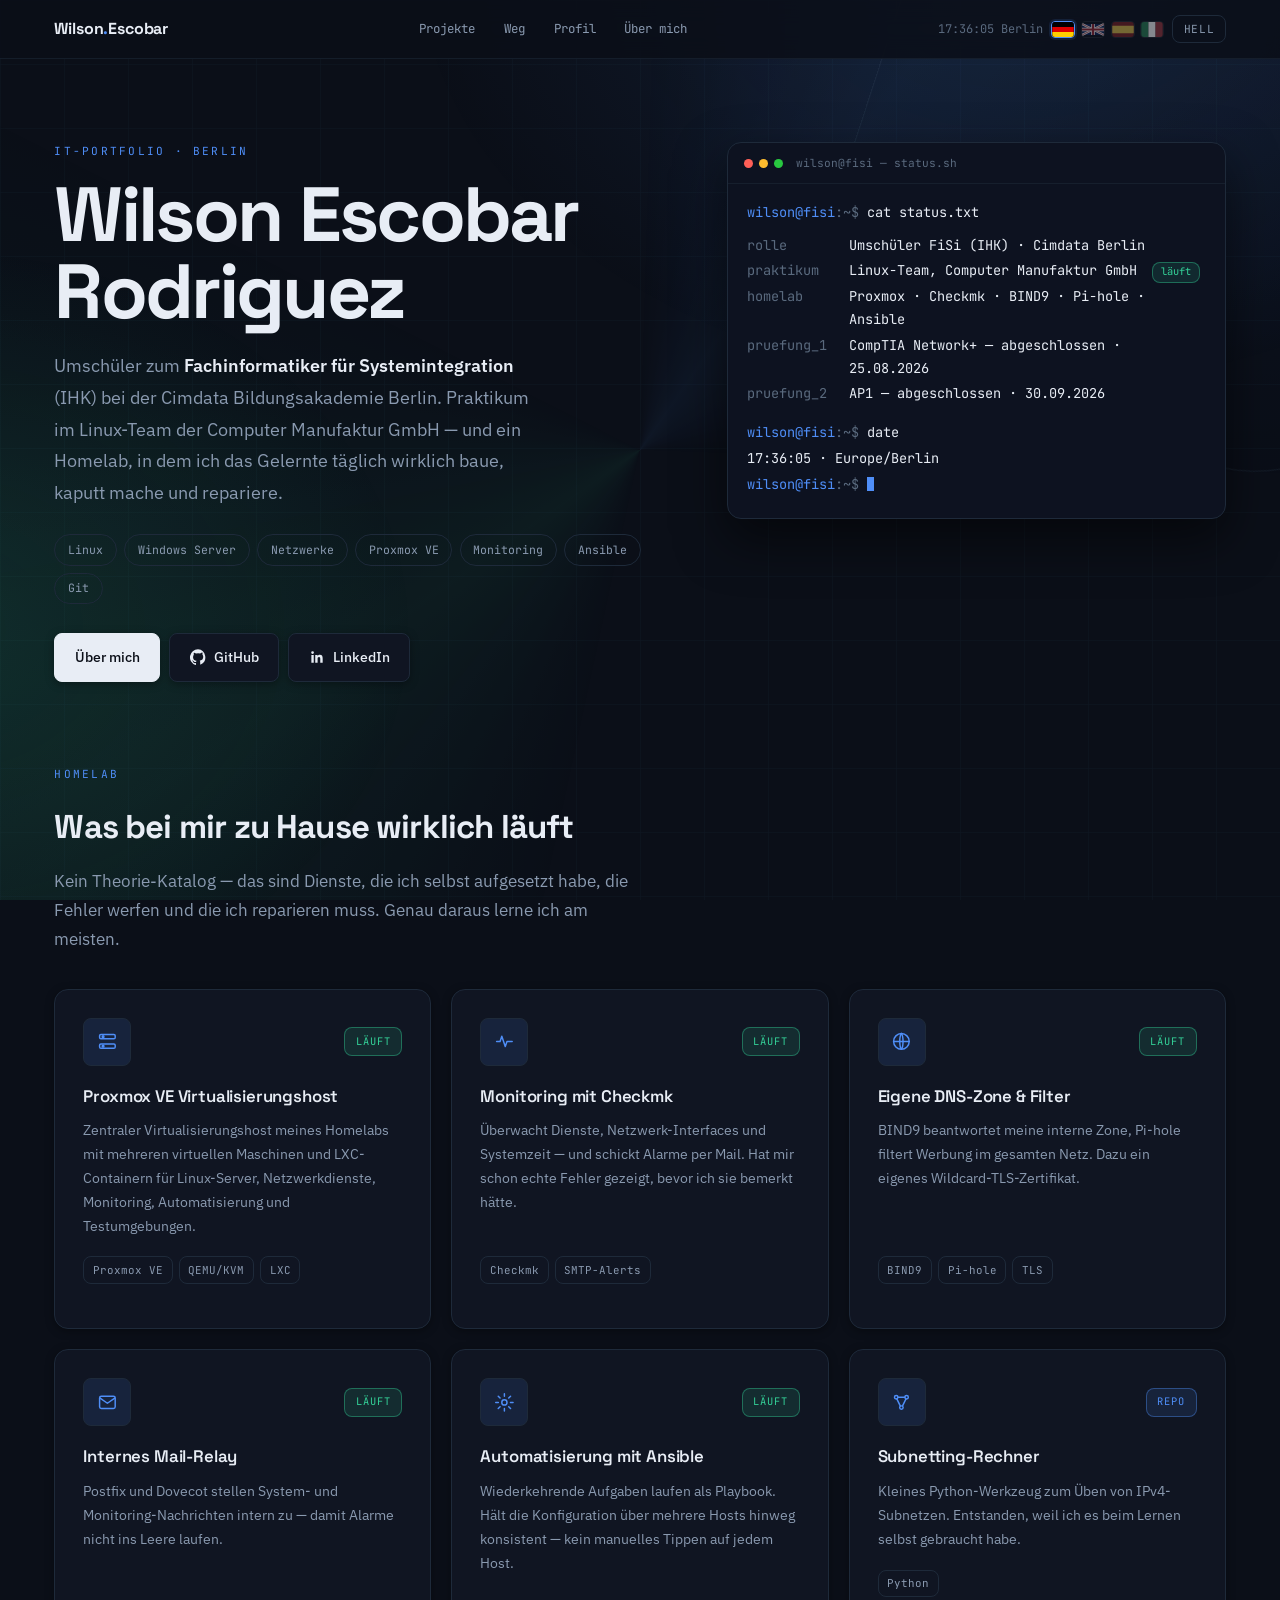
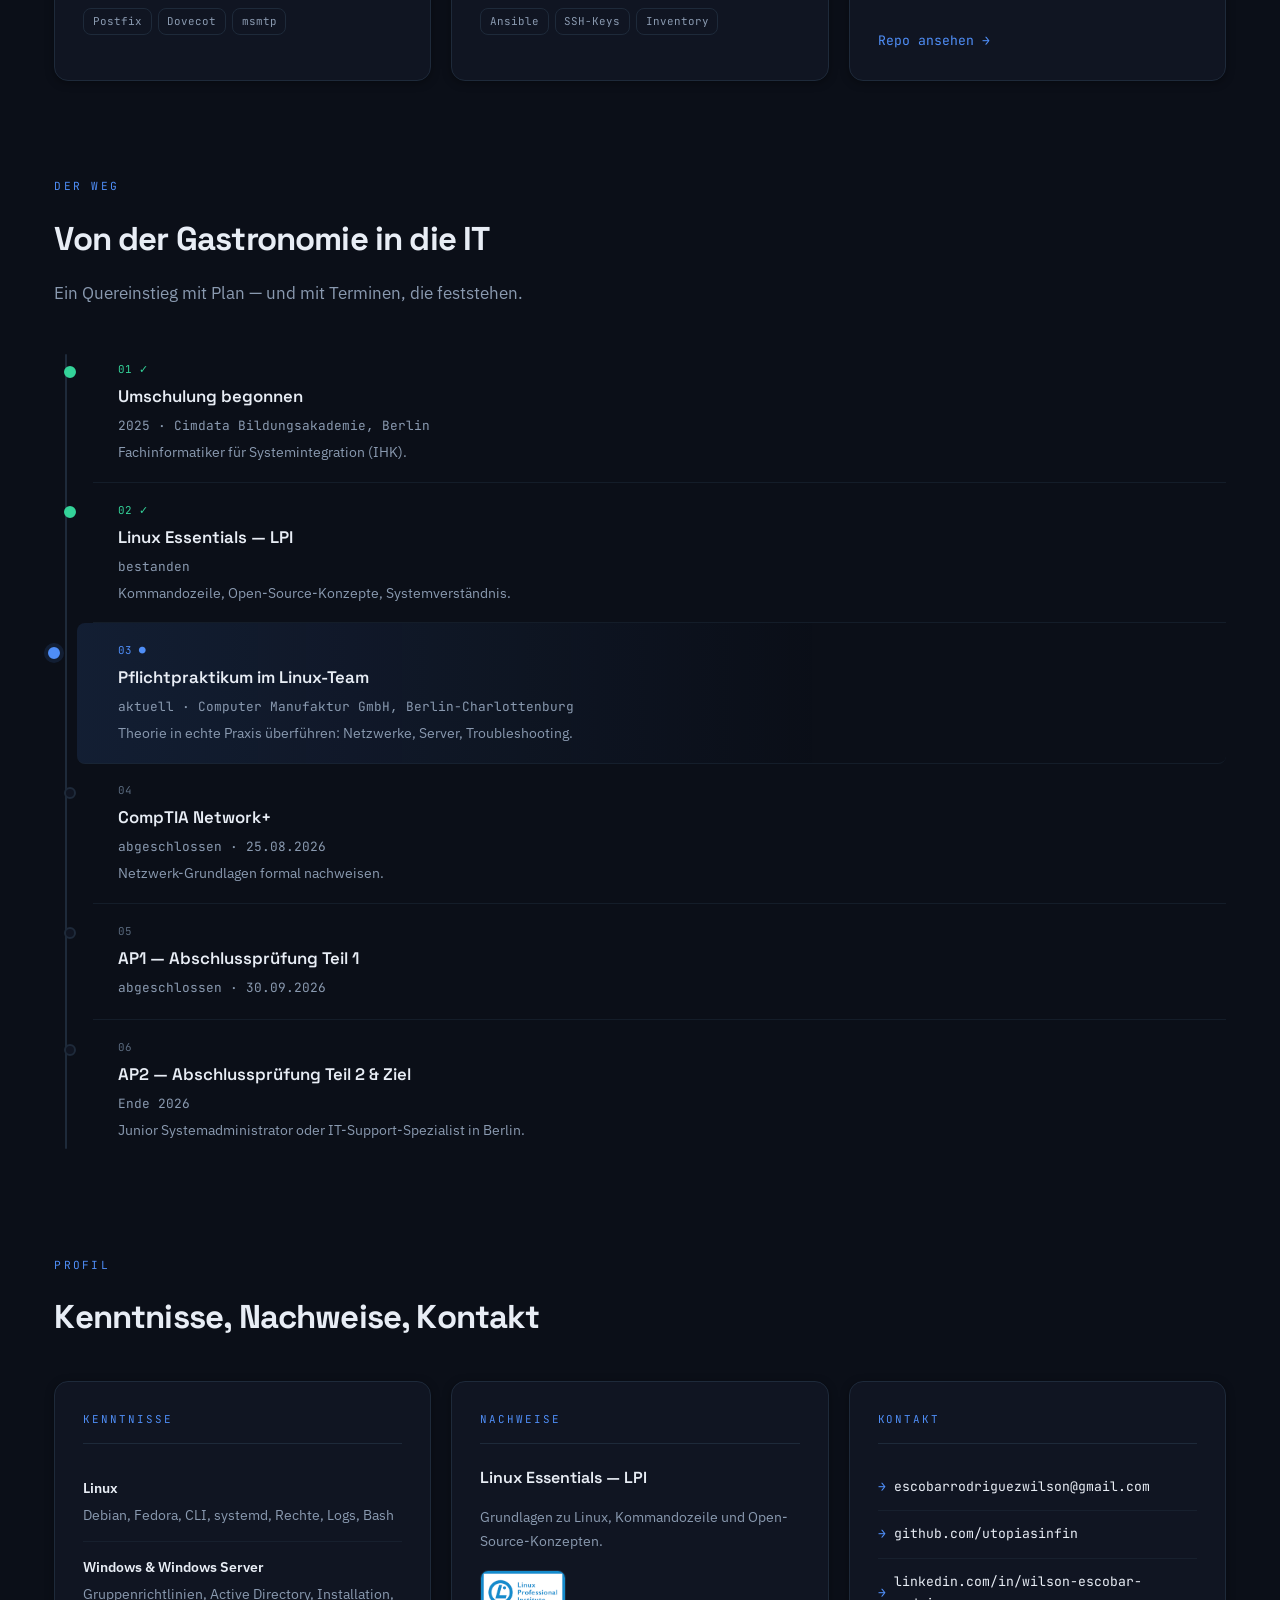
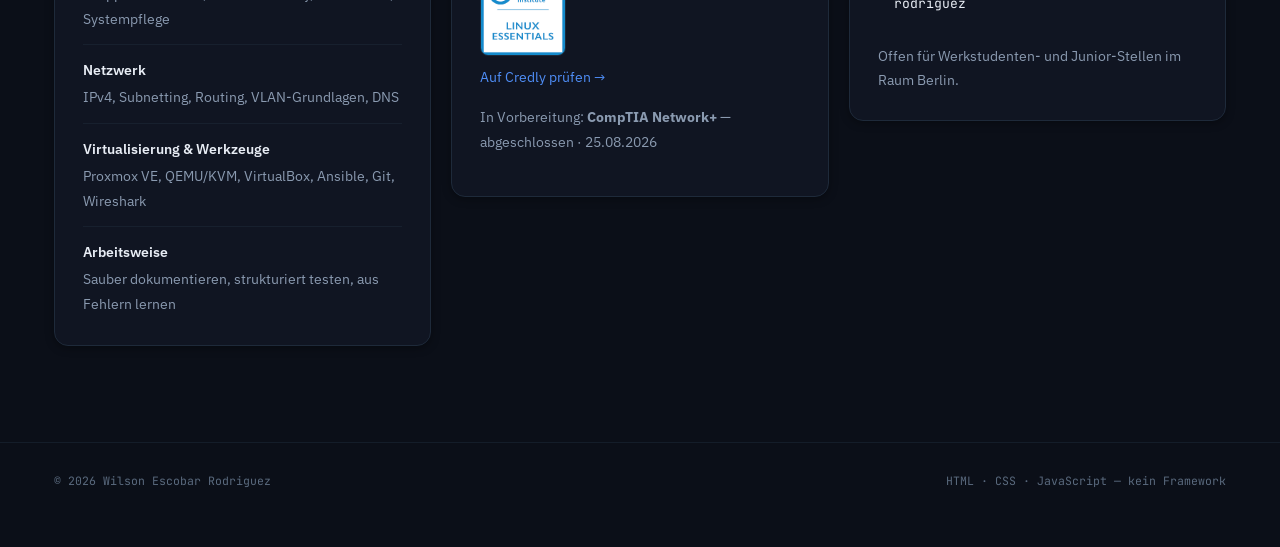
<file: index.html>
<!doctype html>
<html lang="de">
<head>
<meta charset="utf-8">
<meta name="viewport" content="width=device-width, initial-scale=1">
<title>Wilson Escobar Rodriguez — IT-Portfolio</title>
<meta name="description" content="IT-Portfolio von Wilson Escobar Rodriguez, Umschüler Fachinformatiker Systemintegration, Berlin.">
<link rel="preconnect" href="https://fonts.googleapis.com">
<link rel="preconnect" href="https://fonts.gstatic.com" crossorigin>
<link href="https://fonts.googleapis.com/css2?family=Space+Grotesk:wght@500;600;700&family=IBM+Plex+Sans:ital,wght@0,400;0,500;0,600;1,400&family=JetBrains+Mono:wght@400;500&display=swap" rel="stylesheet">
<link rel="stylesheet" href="./assets/css/style.css">
<link rel="alternate" hreflang="de" href="https://utopiasinfin.github.io/">
<link rel="alternate" hreflang="en" href="https://utopiasinfin.github.io/en/">
<link rel="alternate" hreflang="es" href="https://utopiasinfin.github.io/es/">
<link rel="alternate" hreflang="it" href="https://utopiasinfin.github.io/it/">
<link rel="alternate" hreflang="x-default" href="https://utopiasinfin.github.io/">
</head>
<body>
<div class="bg-fx" aria-hidden="true"></div>

<header class="topbar">
  <div class="shell topbar__in">
    <a class="brand" href="./index.html">Wilson<b>.</b>Escobar</a>
    <nav class="topnav" aria-label="Hauptnavigation">
      <a href="#projekte">Projekte</a>
      <a href="#weg">Weg</a>
      <a href="#profil">Profil</a>
      <a href="./profil.html">Über mich</a>
    </nav>
    <div class="topbar__end">
      <span class="clock" data-clock></span>
      <div class="langswitch" role="group" aria-label="Sprache wählen">
        <a class="langswitch__item" href="./index.html" aria-current="true" title="Deutsch" hreflang="de" lang="de">
          <svg viewBox="0 0 20 14" aria-hidden="true"><rect width="20" height="14" fill="#000"/><rect y="4.67" width="20" height="4.66" fill="#D00"/><rect y="9.33" width="20" height="4.67" fill="#FFCE00"/></svg>
          <span class="sr-only">Deutsch</span>
        </a>
        <a class="langswitch__item" href="./en/index.html" title="English" hreflang="en" lang="en">
          <svg viewBox="0 0 60 30" aria-hidden="true"><rect width="60" height="30" fill="#00247d"/><path d="M0,0 L60,30 M60,0 L0,30" stroke="#fff" stroke-width="6"/><path d="M0,0 L60,30 M60,0 L0,30" stroke="#cf142b" stroke-width="2"/><path d="M30,0 V30 M0,15 H60" stroke="#fff" stroke-width="10"/><path d="M30,0 V30 M0,15 H60" stroke="#cf142b" stroke-width="6"/></svg>
          <span class="sr-only">English</span>
        </a>
        <a class="langswitch__item" href="./es/index.html" title="Español" hreflang="es" lang="es">
          <svg viewBox="0 0 20 14" aria-hidden="true"><rect width="20" height="14" fill="#AA151B"/><rect y="3.5" width="20" height="7" fill="#F1BF00"/></svg>
          <span class="sr-only">Español</span>
        </a>
        <a class="langswitch__item" href="./it/index.html" title="Italiano" hreflang="it" lang="it">
          <svg viewBox="0 0 20 14" aria-hidden="true"><rect width="6.67" height="14" fill="#009246"/><rect x="6.67" width="6.66" height="14" fill="#fff"/><rect x="13.33" width="6.67" height="14" fill="#CE2B37"/></svg>
          <span class="sr-only">Italiano</span>
        </a>
      </div>
      <button class="sw" type="button" data-theme-sw>Hell</button>
    </div>
  </div>
</header>

<main>

  <!-- Hero -->
  <section class="shell hero">
    <div>
      <p class="eyebrow">IT-Portfolio · Berlin</p>
      <h1 class="hero__name">Wilson Escobar Rodriguez</h1>
      <p class="hero__lead">
        Umschüler zum <b>Fachinformatiker für Systemintegration</b> (IHK) bei der Cimdata Bildungsakademie Berlin.
        Praktikum im Linux-Team der Computer Manufaktur GmbH —
        und ein Homelab, in dem ich das Gelernte täglich wirklich baue, kaputt mache und repariere.
      </p>
      <ul class="chips">
        <li>Linux</li><li>Windows Server</li><li>Netzwerke</li>
        <li>Proxmox VE</li><li>Monitoring</li><li>Ansible</li><li>Git</li>
      </ul>
      <div class="actions">
        <a class="btn btn--solid" href="./profil.html">Über mich</a>
        <a class="btn" href="https://github.com/utopiasinfin" target="_blank" rel="noreferrer">
          <svg viewBox="0 0 24 24" fill="currentColor" aria-hidden="true"><path d="M12 .5a12 12 0 0 0-3.8 23.4c.6.1.8-.3.8-.6v-2.2c-3.3.7-4-1.4-4-1.4-.6-1.4-1.4-1.8-1.4-1.8-1.1-.8.1-.8.1-.8 1.2.1 1.9 1.2 1.9 1.2 1.1 1.9 2.9 1.3 3.6 1 .1-.8.4-1.3.7-1.6-2.6-.3-5.3-1.3-5.3-5.8 0-1.3.5-2.4 1.2-3.2-.1-.3-.5-1.5.1-3.1 0 0 1-.3 3.3 1.2a11.4 11.4 0 0 1 6 0C17.5 4.9 18.5 5.2 18.5 5.2c.6 1.6.2 2.8.1 3.1.8.8 1.2 1.9 1.2 3.2 0 4.5-2.7 5.5-5.3 5.8.4.4.8 1.1.8 2.2v3.2c0 .3.2.7.8.6A12 12 0 0 0 12 .5z"/></svg>
          GitHub
        </a>
        <a class="btn" href="https://www.linkedin.com/in/wilson-escobar-rodriguez-5b5845323/" target="_blank" rel="noreferrer">
          <svg viewBox="0 0 24 24" fill="currentColor" aria-hidden="true"><path d="M20.45 20.45h-3.56v-5.57c0-1.33-.03-3.04-1.85-3.04-1.85 0-2.13 1.45-2.13 2.95v5.66H9.35V9h3.42v1.56h.05c.48-.9 1.65-1.85 3.39-1.85 3.62 0 4.29 2.38 4.29 5.47v6.27zM5.34 7.43a2.06 2.06 0 1 1 0-4.12 2.06 2.06 0 0 1 0 4.12zM3.56 20.45h3.56V9H3.56v11.45z"/></svg>
          LinkedIn
        </a>
      </div>
    </div>

    <!-- Terminal -->
    <div class="term">
      <div class="term__bar">
        <span class="dot dot--r"></span>
        <span class="dot dot--y"></span>
        <span class="dot dot--g"></span>
        <span class="term__file">wilson@fisi — status.sh</span>
      </div>
      <div class="term__body">
        <p class="term__row" data-boot><span class="ps1">wilson@fisi</span>cat status.txt</p>
        <div class="kv" data-boot>
          <span class="k">rolle</span>       <span class="v">Umschüler FiSi (IHK) · Cimdata Berlin</span>
          <span class="k">praktikum</span>   <span class="v">Linux-Team, Computer Manufaktur GmbH <span class="pill">läuft</span></span>
          <span class="k">homelab</span>     <span class="v">Proxmox · Checkmk · BIND9 · Pi-hole · Ansible</span>
          <span class="k">pruefung_1</span>  <span class="v">CompTIA Network+ — <span data-exam="comptia">…</span></span>
          <span class="k">pruefung_2</span>  <span class="v">AP1 — <span data-exam="ap1">…</span></span>
        </div>
        <p class="term__row" data-boot><span class="ps1">wilson@fisi</span>date</p>
        <p class="term__row" data-boot data-clock-long>…</p>
        <p class="term__row" data-boot><span class="ps1">wilson@fisi</span><span class="caret"></span></p>
      </div>
    </div>
  </section>

  <!-- Projekte -->
  <section class="shell sec rise" id="projekte">
    <div class="sec__head">
      <p class="eyebrow">Homelab</p>
      <h2 class="sec__title">Was bei mir zu Hause wirklich läuft</h2>
      <p class="sec__note">Kein Theorie-Katalog — das sind Dienste, die ich selbst aufgesetzt habe, die Fehler werfen und die ich reparieren muss. Genau daraus lerne ich am meisten.</p>
    </div>
    <div class="cards">

      <article class="card">
        <div class="card__top">
          <span class="card__icon"><svg viewBox="0 0 24 24" fill="none" stroke="currentColor" stroke-width="1.7" stroke-linecap="round" stroke-linejoin="round"><rect x="3" y="4" width="18" height="5" rx="1.5"/><rect x="3" y="15" width="18" height="5" rx="1.5"/><circle cx="7" cy="6.5" r="1"/><circle cx="7" cy="17.5" r="1"/></svg></span>
          <span class="card__badge">Läuft</span>
        </div>
        <h3 class="card__title">Proxmox VE Virtualisierungshost</h3>

  <p class="card__text">
    Zentraler Virtualisierungshost meines Homelabs mit mehreren virtuellen Maschinen
    und LXC-Containern für Linux-Server, Netzwerkdienste, Monitoring,
    Automatisierung und Testumgebungen.
  </p>

  <ul class="card__stack">
    <li>Proxmox VE</li>
    <li>QEMU/KVM</li>
    <li>LXC</li>
  </ul>
</article>

      <article class="card">
        <div class="card__top">
          <span class="card__icon"><svg viewBox="0 0 24 24" fill="none" stroke="currentColor" stroke-width="1.7" stroke-linecap="round" stroke-linejoin="round"><path d="M3 12h4l2-6 4 12 2-6h6"/></svg></span>
          <span class="card__badge">Läuft</span>
        </div>
        <h3 class="card__title">Monitoring mit Checkmk</h3>
        <p class="card__text">Überwacht Dienste, Netzwerk-Interfaces und Systemzeit — und schickt Alarme per Mail. Hat mir schon echte Fehler gezeigt, bevor ich sie bemerkt hätte.</p>
        <ul class="card__stack"><li>Checkmk</li><li>SMTP-Alerts</li></ul>
      </article>

      <article class="card">
        <div class="card__top">
          <span class="card__icon"><svg viewBox="0 0 24 24" fill="none" stroke="currentColor" stroke-width="1.7" stroke-linecap="round" stroke-linejoin="round"><circle cx="12" cy="12" r="9"/><path d="M3 12h18M12 3c2.5 3 2.5 15 0 18M12 3c-2.5 3-2.5 15 0 18"/></svg></span>
          <span class="card__badge">Läuft</span>
        </div>
        <h3 class="card__title">Eigene DNS-Zone &amp; Filter</h3>
        <p class="card__text">BIND9 beantwortet meine interne Zone, Pi-hole filtert Werbung im gesamten Netz. Dazu ein eigenes Wildcard-TLS-Zertifikat.</p>
        <ul class="card__stack"><li>BIND9</li><li>Pi-hole</li><li>TLS</li></ul>
      </article>

      <article class="card">
        <div class="card__top">
          <span class="card__icon"><svg viewBox="0 0 24 24" fill="none" stroke="currentColor" stroke-width="1.7" stroke-linecap="round" stroke-linejoin="round"><rect x="3" y="5" width="18" height="14" rx="2"/><path d="M3.5 7l8.5 6 8.5-6"/></svg></span>
          <span class="card__badge">Läuft</span>
        </div>
        <h3 class="card__title">Internes Mail-Relay</h3>
        <p class="card__text">Postfix und Dovecot stellen System- und Monitoring-Nachrichten intern zu — damit Alarme nicht ins Leere laufen.</p>
        <ul class="card__stack"><li>Postfix</li><li>Dovecot</li><li>msmtp</li></ul>
      </article>

      <article class="card">
        <div class="card__top">
          <span class="card__icon"><svg viewBox="0 0 24 24" fill="none" stroke="currentColor" stroke-width="1.7" stroke-linecap="round" stroke-linejoin="round"><circle cx="12" cy="12" r="3"/><path d="M12 2v3M12 19v3M2 12h3M19 12h3M4.9 4.9l2.1 2.1M17 17l2.1 2.1M19.1 4.9L17 7M7 17l-2.1 2.1"/></svg></span>
          <span class="card__badge">Läuft</span>
        </div>
        <h3 class="card__title">Automatisierung mit Ansible</h3>
        <p class="card__text">Wiederkehrende Aufgaben laufen als Playbook. Hält die Konfiguration über mehrere Hosts hinweg konsistent — kein manuelles Tippen auf jedem Host.</p>
        <ul class="card__stack"><li>Ansible</li><li>SSH-Keys</li><li>Inventory</li></ul>
      </article>

      <article class="card">
        <div class="card__top">
          <span class="card__icon"><svg viewBox="0 0 24 24" fill="none" stroke="currentColor" stroke-width="1.7" stroke-linecap="round" stroke-linejoin="round"><circle cx="6" cy="6" r="2"/><circle cx="18" cy="6" r="2"/><circle cx="12" cy="18" r="2"/><path d="M8 6h8M6.7 8l4 8M17.3 8l-4 8"/></svg></span>
          <span class="card__badge card__badge--repo">Repo</span>
        </div>
        <h3 class="card__title">Subnetting-Rechner</h3>
        <p class="card__text">Kleines Python-Werkzeug zum Üben von IPv4-Subnetzen. Entstanden, weil ich es beim Lernen selbst gebraucht habe.</p>
        <ul class="card__stack"><li>Python</li></ul>
        <a class="card__link" href="https://github.com/utopiasinfin/subnetting" target="_blank" rel="noreferrer">Repo ansehen →</a>
      </article>

    </div>
  </section>

  <!-- Der Weg -->
  <section class="shell sec rise" id="weg">
    <div class="sec__head">
      <p class="eyebrow">Der Weg</p>
      <h2 class="sec__title">Von der Gastronomie in die IT</h2>
      <p class="sec__note">Ein Quereinstieg mit Plan — und mit Terminen, die feststehen.</p>
    </div>
    <ol class="timeline">
      <li class="tl-item tl-item--done">
        <span class="tl-num">01 ✓</span>
        <h3 class="tl-title">Umschulung begonnen</h3>
        <span class="tl-when">2025 · Cimdata Bildungsakademie, Berlin</span>
        <p class="tl-note">Fachinformatiker für Systemintegration (IHK).</p>
      </li>
      <li class="tl-item tl-item--done">
        <span class="tl-num">02 ✓</span>
        <h3 class="tl-title">Linux Essentials — LPI</h3>
        <span class="tl-when">bestanden</span>
        <p class="tl-note">Kommandozeile, Open-Source-Konzepte, Systemverständnis.</p>
      </li>
      <li class="tl-item tl-item--now">
        <span class="tl-num">03 ●</span>
        <h3 class="tl-title">Pflichtpraktikum im Linux-Team</h3>
        <span class="tl-when">aktuell · Computer Manufaktur GmbH, Berlin-Charlottenburg</span>
        <p class="tl-note">Theorie in echte Praxis überführen: Netzwerke, Server, Troubleshooting.</p>
      </li>
      <li class="tl-item">
        <span class="tl-num">04</span>
        <h3 class="tl-title">CompTIA Network+</h3>
        <span class="tl-when" data-exam="comptia">…</span>
        <p class="tl-note">Netzwerk-Grundlagen formal nachweisen.</p>
      </li>
      <li class="tl-item">
        <span class="tl-num">05</span>
        <h3 class="tl-title">AP1 — Abschlussprüfung Teil 1</h3>
        <span class="tl-when" data-exam="ap1">…</span>
      </li>
      <li class="tl-item">
        <span class="tl-num">06</span>
        <h3 class="tl-title">AP2 — Abschlussprüfung Teil 2 &amp; Ziel</h3>
        <span class="tl-when">Ende 2026</span>
        <p class="tl-note">Junior Systemadministrator oder IT-Support-Spezialist in Berlin.</p>
      </li>
    </ol>
  </section>

  <!-- Profil -->
  <section class="shell sec rise" id="profil">
    <div class="sec__head">
      <p class="eyebrow">Profil</p>
      <h2 class="sec__title">Kenntnisse, Nachweise, Kontakt</h2>
    </div>
    <div class="panels">

      <div class="panel">
        <p class="panel__label">Kenntnisse</p>
        <ul class="skill-list">
          <li><b>Linux</b><span>Debian, Fedora, CLI, systemd, Rechte, Logs, Bash</span></li>
          <li><b>Windows &amp; Windows Server</b><span>Gruppenrichtlinien, Active Directory, Installation, Systempflege</span></li>
          <li><b>Netzwerk</b><span>IPv4, Subnetting, Routing, VLAN-Grundlagen, DNS</span></li>
          <li><b>Virtualisierung &amp; Werkzeuge</b><span>Proxmox VE, QEMU/KVM, VirtualBox, Ansible, Git, Wireshark</span></li>
          <li><b>Arbeitsweise</b><span>Sauber dokumentieren, strukturiert testen, aus Fehlern lernen</span></li>
        </ul>
      </div>

      <div class="panel">
        <p class="panel__label">Nachweise</p>
        <p class="cert-title">Linux Essentials — LPI</p>
        <p class="cert-text">Grundlagen zu Linux, Kommandozeile und Open-Source-Konzepten.</p>
        <a href="https://www.credly.com/badges/2270f768-bf8d-4909-a984-451cb5a13ea4" target="_blank" rel="noreferrer">
          <img class="cert-img" src="./assets/img/linux-essentials-badge.png" alt="Linux Essentials LPI Badge" loading="lazy">
        </a>
        <a class="link-a" href="https://www.credly.com/badges/2270f768-bf8d-4909-a984-451cb5a13ea4" target="_blank" rel="noreferrer">Auf Credly prüfen →</a>
        <p class="cert-text" style="margin-top:1rem">In Vorbereitung: <strong>CompTIA Network+</strong> — <span data-exam="comptia">…</span></p>
      </div>

      <div class="panel">
        <p class="panel__label">Kontakt</p>
        <ul class="contact-list">
          <li><a href="mailto:escobarrodriguezwilson@gmail.com">escobarrodriguezwilson@gmail.com</a></li>
          <li><a href="https://github.com/utopiasinfin" target="_blank" rel="noreferrer">github.com/utopiasinfin</a></li>
          <li><a href="https://www.linkedin.com/in/wilson-escobar-rodriguez-5b5845323/" target="_blank" rel="noreferrer">linkedin.com/in/wilson-escobar-rodriguez</a></li>
        </ul>
        <p class="open-text">Offen für Werkstudenten- und Junior-Stellen im Raum Berlin.</p>
      </div>

    </div>
  </section>

</main>

<footer class="shell foot">
  <span>© <span data-year></span> Wilson Escobar Rodriguez</span>
  <span>HTML · CSS · JavaScript — kein Framework</span>
</footer>

<script src="./assets/js/script.js" defer></script>
</body>
</html>
</file>
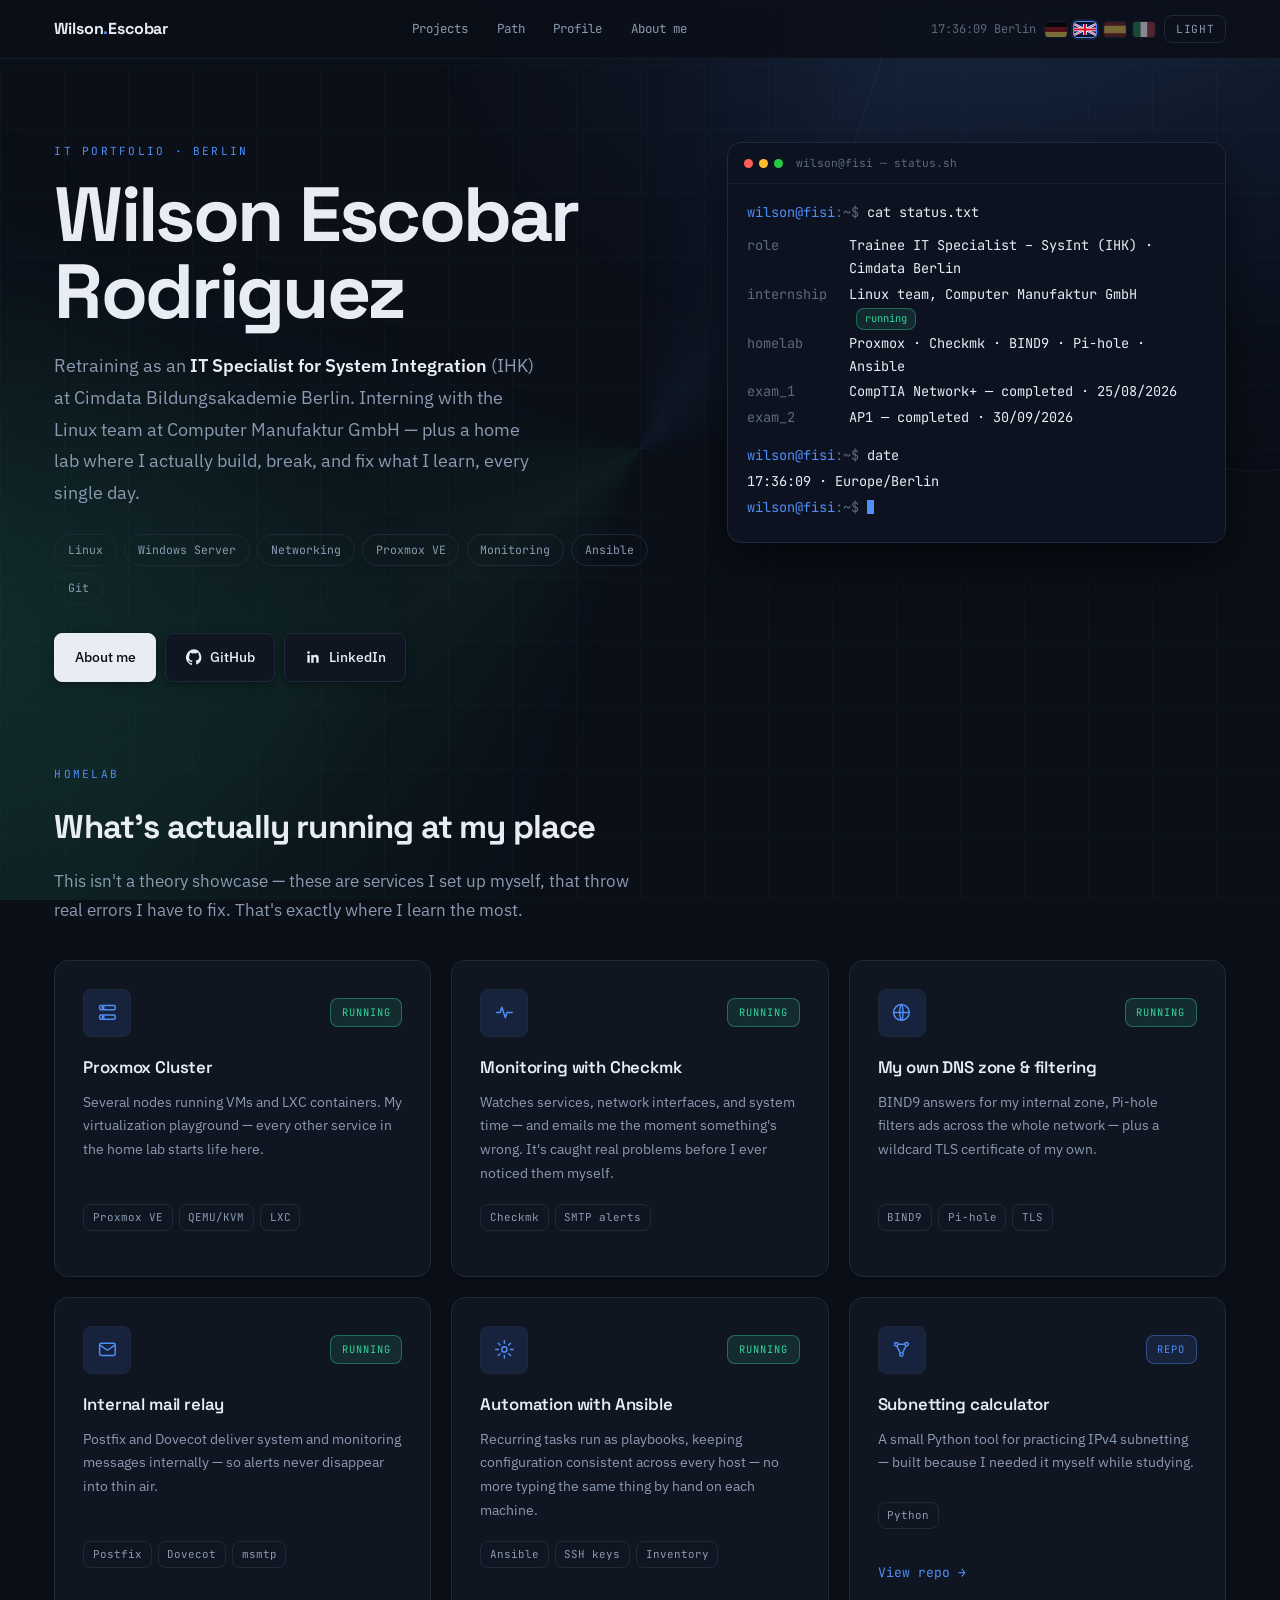
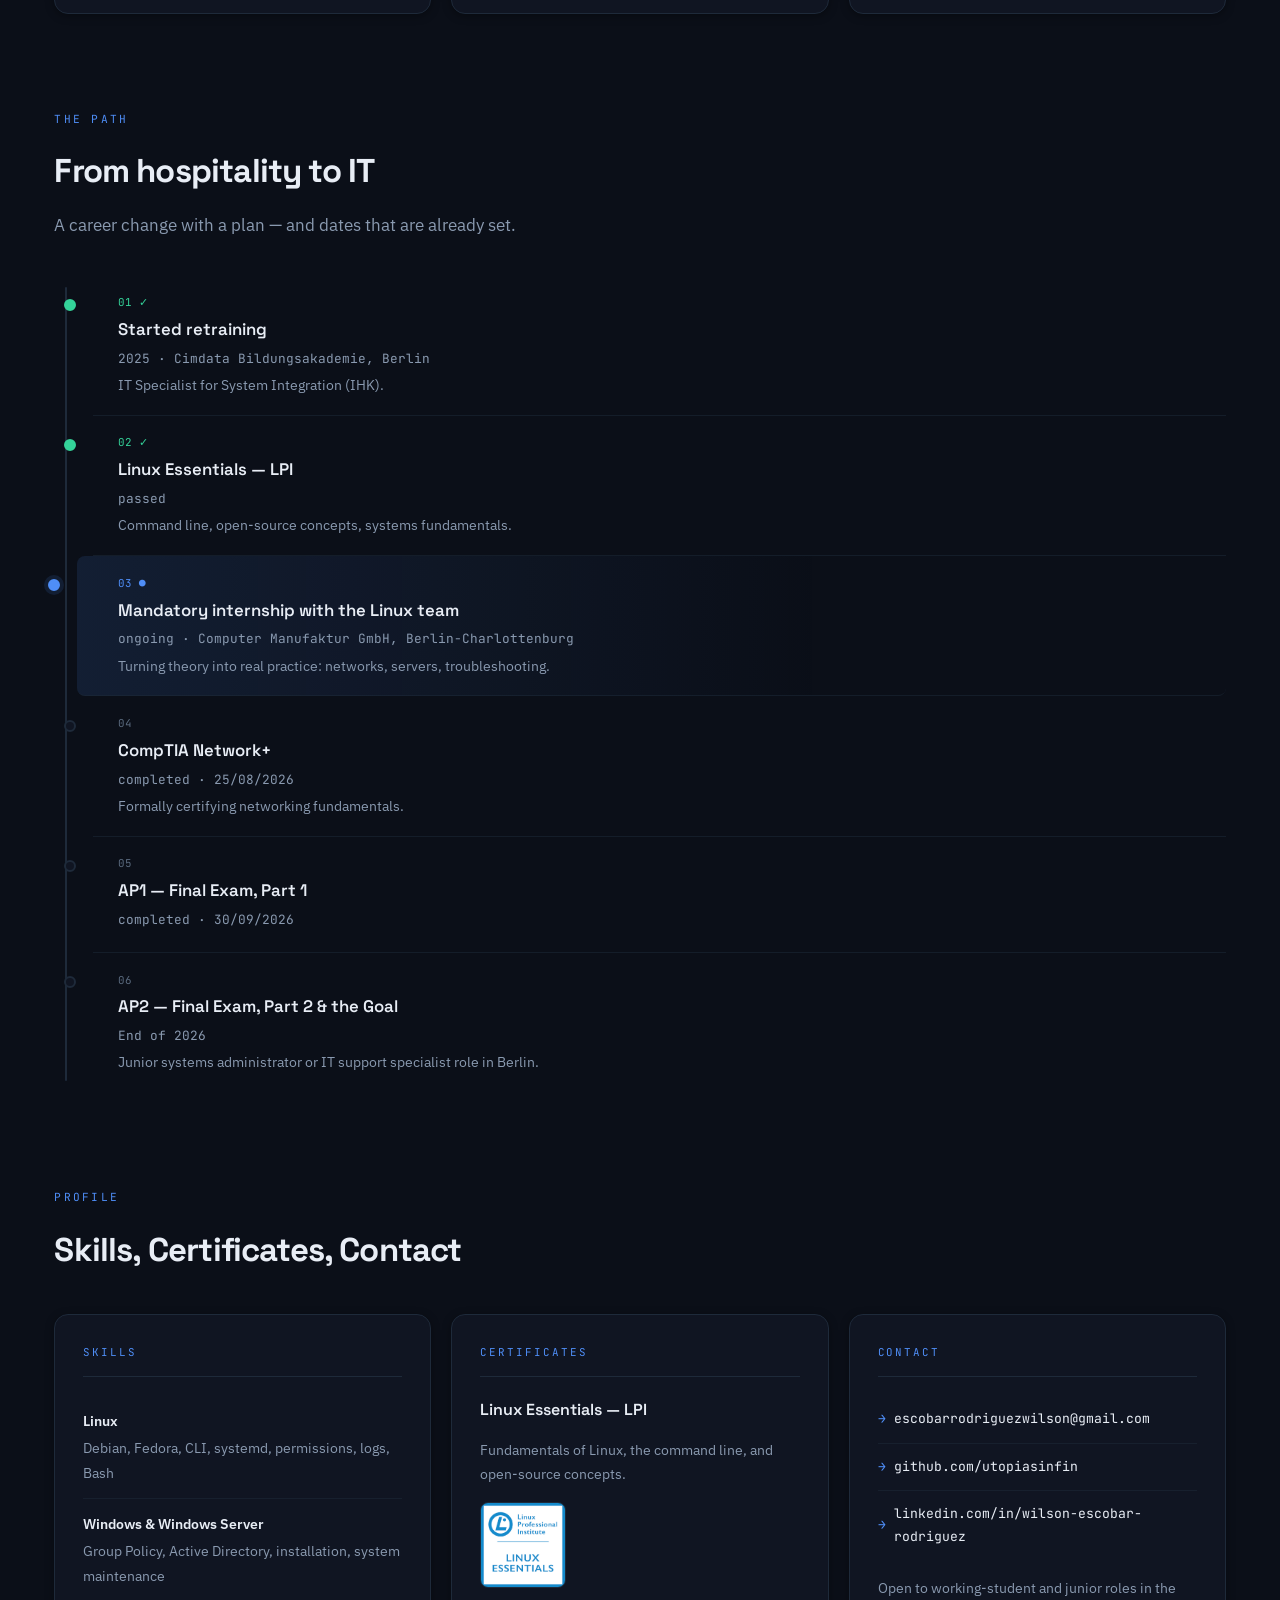
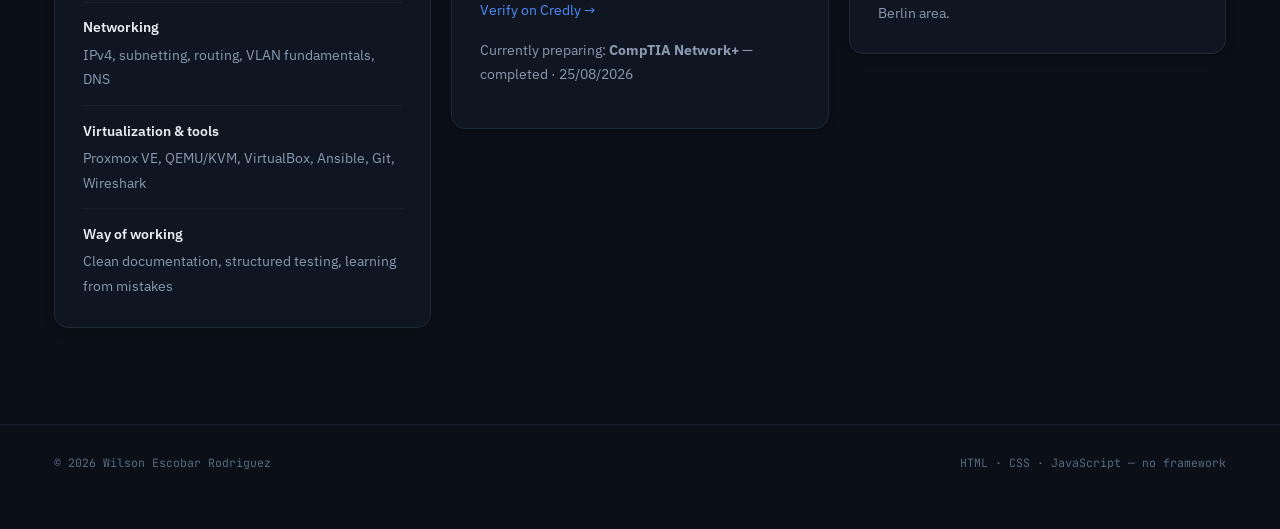
<file: en/index.html>
<!doctype html>
<html lang="en">
<head>
<meta charset="utf-8">
<meta name="viewport" content="width=device-width, initial-scale=1">
<title>Wilson Escobar Rodriguez — IT Portfolio</title>
<meta name="description" content="IT portfolio of Wilson Escobar Rodriguez, trainee IT Specialist for System Integration, Berlin.">
<link rel="preconnect" href="https://fonts.googleapis.com">
<link rel="preconnect" href="https://fonts.gstatic.com" crossorigin>
<link href="https://fonts.googleapis.com/css2?family=Space+Grotesk:wght@500;600;700&family=IBM+Plex+Sans:ital,wght@0,400;0,500;0,600;1,400&family=JetBrains+Mono:wght@400;500&display=swap" rel="stylesheet">
<link rel="stylesheet" href="../assets/css/style.css">
<link rel="alternate" hreflang="de" href="https://utopiasinfin.github.io/">
<link rel="alternate" hreflang="en" href="https://utopiasinfin.github.io/en/">
<link rel="alternate" hreflang="es" href="https://utopiasinfin.github.io/es/">
<link rel="alternate" hreflang="it" href="https://utopiasinfin.github.io/it/">
<link rel="alternate" hreflang="x-default" href="https://utopiasinfin.github.io/">
</head>
<body>
<div class="bg-fx" aria-hidden="true"></div>

<header class="topbar">
  <div class="shell topbar__in">
    <a class="brand" href="./index.html">Wilson<b>.</b>Escobar</a>
    <nav class="topnav" aria-label="Main navigation">
      <a href="#projects">Projects</a>
      <a href="#path">Path</a>
      <a href="#profile">Profile</a>
      <a href="./profil.html">About me</a>
    </nav>
    <div class="topbar__end">
      <span class="clock" data-clock></span>
      <div class="langswitch" role="group" aria-label="Choose language">
        <a class="langswitch__item" href="../index.html" title="Deutsch" hreflang="de" lang="de">
          <svg viewBox="0 0 20 14" aria-hidden="true"><rect width="20" height="14" fill="#000"/><rect y="4.67" width="20" height="4.66" fill="#D00"/><rect y="9.33" width="20" height="4.67" fill="#FFCE00"/></svg>
          <span class="sr-only">Deutsch</span>
        </a>
        <a class="langswitch__item" href="./index.html" aria-current="true" title="English" hreflang="en" lang="en">
          <svg viewBox="0 0 60 30" aria-hidden="true"><rect width="60" height="30" fill="#00247d"/><path d="M0,0 L60,30 M60,0 L0,30" stroke="#fff" stroke-width="6"/><path d="M0,0 L60,30 M60,0 L0,30" stroke="#cf142b" stroke-width="2"/><path d="M30,0 V30 M0,15 H60" stroke="#fff" stroke-width="10"/><path d="M30,0 V30 M0,15 H60" stroke="#cf142b" stroke-width="6"/></svg>
          <span class="sr-only">English</span>
        </a>
        <a class="langswitch__item" href="../es/index.html" title="Español" hreflang="es" lang="es">
          <svg viewBox="0 0 20 14" aria-hidden="true"><rect width="20" height="14" fill="#AA151B"/><rect y="3.5" width="20" height="7" fill="#F1BF00"/></svg>
          <span class="sr-only">Español</span>
        </a>
        <a class="langswitch__item" href="../it/index.html" title="Italiano" hreflang="it" lang="it">
          <svg viewBox="0 0 20 14" aria-hidden="true"><rect width="6.67" height="14" fill="#009246"/><rect x="6.67" width="6.66" height="14" fill="#fff"/><rect x="13.33" width="6.67" height="14" fill="#CE2B37"/></svg>
          <span class="sr-only">Italiano</span>
        </a>
      </div>
      <button class="sw" type="button" data-theme-sw>Light</button>
    </div>
  </div>
</header>

<main>

  <!-- Hero -->
  <section class="shell hero">
    <div>
      <p class="eyebrow">IT Portfolio · Berlin</p>
      <h1 class="hero__name">Wilson Escobar Rodriguez</h1>
      <p class="hero__lead">
        Retraining as an <b>IT Specialist for System Integration</b> (IHK) at Cimdata Bildungsakademie Berlin.
        Interning with the Linux team at Computer Manufaktur GmbH —
        plus a home lab where I actually build, break, and fix what I learn, every single day.
      </p>
      <ul class="chips">
        <li>Linux</li><li>Windows Server</li><li>Networking</li>
        <li>Proxmox VE</li><li>Monitoring</li><li>Ansible</li><li>Git</li>
      </ul>
      <div class="actions">
        <a class="btn btn--solid" href="./profil.html">About me</a>
        <a class="btn" href="https://github.com/utopiasinfin" target="_blank" rel="noreferrer">
          <svg viewBox="0 0 24 24" fill="currentColor" aria-hidden="true"><path d="M12 .5a12 12 0 0 0-3.8 23.4c.6.1.8-.3.8-.6v-2.2c-3.3.7-4-1.4-4-1.4-.6-1.4-1.4-1.8-1.4-1.8-1.1-.8.1-.8.1-.8 1.2.1 1.9 1.2 1.9 1.2 1.1 1.9 2.9 1.3 3.6 1 .1-.8.4-1.3.7-1.6-2.6-.3-5.3-1.3-5.3-5.8 0-1.3.5-2.4 1.2-3.2-.1-.3-.5-1.5.1-3.1 0 0 1-.3 3.3 1.2a11.4 11.4 0 0 1 6 0C17.5 4.9 18.5 5.2 18.5 5.2c.6 1.6.2 2.8.1 3.1.8.8 1.2 1.9 1.2 3.2 0 4.5-2.7 5.5-5.3 5.8.4.4.8 1.1.8 2.2v3.2c0 .3.2.7.8.6A12 12 0 0 0 12 .5z"/></svg>
          GitHub
        </a>
        <a class="btn" href="https://www.linkedin.com/in/wilson-escobar-rodriguez-5b5845323/" target="_blank" rel="noreferrer">
          <svg viewBox="0 0 24 24" fill="currentColor" aria-hidden="true"><path d="M20.45 20.45h-3.56v-5.57c0-1.33-.03-3.04-1.85-3.04-1.85 0-2.13 1.45-2.13 2.95v5.66H9.35V9h3.42v1.56h.05c.48-.9 1.65-1.85 3.39-1.85 3.62 0 4.29 2.38 4.29 5.47v6.27zM5.34 7.43a2.06 2.06 0 1 1 0-4.12 2.06 2.06 0 0 1 0 4.12zM3.56 20.45h3.56V9H3.56v11.45z"/></svg>
          LinkedIn
        </a>
      </div>
    </div>

    <!-- Terminal -->
    <div class="term">
      <div class="term__bar">
        <span class="dot dot--r"></span>
        <span class="dot dot--y"></span>
        <span class="dot dot--g"></span>
        <span class="term__file">wilson@fisi — status.sh</span>
      </div>
      <div class="term__body">
        <p class="term__row" data-boot><span class="ps1">wilson@fisi</span>cat status.txt</p>
        <div class="kv" data-boot>
          <span class="k">role</span>       <span class="v">Trainee IT Specialist – SysInt (IHK) · Cimdata Berlin</span>
          <span class="k">internship</span> <span class="v">Linux team, Computer Manufaktur GmbH <span class="pill">running</span></span>
          <span class="k">homelab</span>    <span class="v">Proxmox · Checkmk · BIND9 · Pi-hole · Ansible</span>
          <span class="k">exam_1</span>     <span class="v">CompTIA Network+ — <span data-exam="comptia">…</span></span>
          <span class="k">exam_2</span>     <span class="v">AP1 — <span data-exam="ap1">…</span></span>
        </div>
        <p class="term__row" data-boot><span class="ps1">wilson@fisi</span>date</p>
        <p class="term__row" data-boot data-clock-long>…</p>
        <p class="term__row" data-boot><span class="ps1">wilson@fisi</span><span class="caret"></span></p>
      </div>
    </div>
  </section>

  <!-- Projects -->
  <section class="shell sec rise" id="projects">
    <div class="sec__head">
      <p class="eyebrow">Homelab</p>
      <h2 class="sec__title">What's actually running at my place</h2>
      <p class="sec__note">This isn't a theory showcase — these are services I set up myself, that throw real errors I have to fix. That's exactly where I learn the most.</p>
    </div>
    <div class="cards">

      <article class="card">
        <div class="card__top">
          <span class="card__icon"><svg viewBox="0 0 24 24" fill="none" stroke="currentColor" stroke-width="1.7" stroke-linecap="round" stroke-linejoin="round"><rect x="3" y="4" width="18" height="5" rx="1.5"/><rect x="3" y="15" width="18" height="5" rx="1.5"/><circle cx="7" cy="6.5" r="1"/><circle cx="7" cy="17.5" r="1"/></svg></span>
          <span class="card__badge">Running</span>
        </div>
        <h3 class="card__title">Proxmox Cluster</h3>
        <p class="card__text">Several nodes running VMs and LXC containers. My virtualization playground — every other service in the home lab starts life here.</p>
        <ul class="card__stack"><li>Proxmox VE</li><li>QEMU/KVM</li><li>LXC</li></ul>
      </article>

      <article class="card">
        <div class="card__top">
          <span class="card__icon"><svg viewBox="0 0 24 24" fill="none" stroke="currentColor" stroke-width="1.7" stroke-linecap="round" stroke-linejoin="round"><path d="M3 12h4l2-6 4 12 2-6h6"/></svg></span>
          <span class="card__badge">Running</span>
        </div>
        <h3 class="card__title">Monitoring with Checkmk</h3>
        <p class="card__text">Watches services, network interfaces, and system time — and emails me the moment something's wrong. It's caught real problems before I ever noticed them myself.</p>
        <ul class="card__stack"><li>Checkmk</li><li>SMTP alerts</li></ul>
      </article>

      <article class="card">
        <div class="card__top">
          <span class="card__icon"><svg viewBox="0 0 24 24" fill="none" stroke="currentColor" stroke-width="1.7" stroke-linecap="round" stroke-linejoin="round"><circle cx="12" cy="12" r="9"/><path d="M3 12h18M12 3c2.5 3 2.5 15 0 18M12 3c-2.5 3-2.5 15 0 18"/></svg></span>
          <span class="card__badge">Running</span>
        </div>
        <h3 class="card__title">My own DNS zone &amp; filtering</h3>
        <p class="card__text">BIND9 answers for my internal zone, Pi-hole filters ads across the whole network — plus a wildcard TLS certificate of my own.</p>
        <ul class="card__stack"><li>BIND9</li><li>Pi-hole</li><li>TLS</li></ul>
      </article>

      <article class="card">
        <div class="card__top">
          <span class="card__icon"><svg viewBox="0 0 24 24" fill="none" stroke="currentColor" stroke-width="1.7" stroke-linecap="round" stroke-linejoin="round"><rect x="3" y="5" width="18" height="14" rx="2"/><path d="M3.5 7l8.5 6 8.5-6"/></svg></span>
          <span class="card__badge">Running</span>
        </div>
        <h3 class="card__title">Internal mail relay</h3>
        <p class="card__text">Postfix and Dovecot deliver system and monitoring messages internally — so alerts never disappear into thin air.</p>
        <ul class="card__stack"><li>Postfix</li><li>Dovecot</li><li>msmtp</li></ul>
      </article>

      <article class="card">
        <div class="card__top">
          <span class="card__icon"><svg viewBox="0 0 24 24" fill="none" stroke="currentColor" stroke-width="1.7" stroke-linecap="round" stroke-linejoin="round"><circle cx="12" cy="12" r="3"/><path d="M12 2v3M12 19v3M2 12h3M19 12h3M4.9 4.9l2.1 2.1M17 17l2.1 2.1M19.1 4.9L17 7M7 17l-2.1 2.1"/></svg></span>
          <span class="card__badge">Running</span>
        </div>
        <h3 class="card__title">Automation with Ansible</h3>
        <p class="card__text">Recurring tasks run as playbooks, keeping configuration consistent across every host — no more typing the same thing by hand on each machine.</p>
        <ul class="card__stack"><li>Ansible</li><li>SSH keys</li><li>Inventory</li></ul>
      </article>

      <article class="card">
        <div class="card__top">
          <span class="card__icon"><svg viewBox="0 0 24 24" fill="none" stroke="currentColor" stroke-width="1.7" stroke-linecap="round" stroke-linejoin="round"><circle cx="6" cy="6" r="2"/><circle cx="18" cy="6" r="2"/><circle cx="12" cy="18" r="2"/><path d="M8 6h8M6.7 8l4 8M17.3 8l-4 8"/></svg></span>
          <span class="card__badge card__badge--repo">Repo</span>
        </div>
        <h3 class="card__title">Subnetting calculator</h3>
        <p class="card__text">A small Python tool for practicing IPv4 subnetting — built because I needed it myself while studying.</p>
        <ul class="card__stack"><li>Python</li></ul>
        <a class="card__link" href="https://github.com/utopiasinfin/subnetting" target="_blank" rel="noreferrer">View repo →</a>
      </article>

    </div>
  </section>

  <!-- The Path -->
  <section class="shell sec rise" id="path">
    <div class="sec__head">
      <p class="eyebrow">The Path</p>
      <h2 class="sec__title">From hospitality to IT</h2>
      <p class="sec__note">A career change with a plan — and dates that are already set.</p>
    </div>
    <ol class="timeline">
      <li class="tl-item tl-item--done">
        <span class="tl-num">01 ✓</span>
        <h3 class="tl-title">Started retraining</h3>
        <span class="tl-when">2025 · Cimdata Bildungsakademie, Berlin</span>
        <p class="tl-note">IT Specialist for System Integration (IHK).</p>
      </li>
      <li class="tl-item tl-item--done">
        <span class="tl-num">02 ✓</span>
        <h3 class="tl-title">Linux Essentials — LPI</h3>
        <span class="tl-when">passed</span>
        <p class="tl-note">Command line, open-source concepts, systems fundamentals.</p>
      </li>
      <li class="tl-item tl-item--now">
        <span class="tl-num">03 ●</span>
        <h3 class="tl-title">Mandatory internship with the Linux team</h3>
        <span class="tl-when">ongoing · Computer Manufaktur GmbH, Berlin-Charlottenburg</span>
        <p class="tl-note">Turning theory into real practice: networks, servers, troubleshooting.</p>
      </li>
      <li class="tl-item">
        <span class="tl-num">04</span>
        <h3 class="tl-title">CompTIA Network+</h3>
        <span class="tl-when" data-exam="comptia">…</span>
        <p class="tl-note">Formally certifying networking fundamentals.</p>
      </li>
      <li class="tl-item">
        <span class="tl-num">05</span>
        <h3 class="tl-title">AP1 — Final Exam, Part 1</h3>
        <span class="tl-when" data-exam="ap1">…</span>
      </li>
      <li class="tl-item">
        <span class="tl-num">06</span>
        <h3 class="tl-title">AP2 — Final Exam, Part 2 &amp; the Goal</h3>
        <span class="tl-when">End of 2026</span>
        <p class="tl-note">Junior systems administrator or IT support specialist role in Berlin.</p>
      </li>
    </ol>
  </section>

  <!-- Profile -->
  <section class="shell sec rise" id="profile">
    <div class="sec__head">
      <p class="eyebrow">Profile</p>
      <h2 class="sec__title">Skills, Certificates, Contact</h2>
    </div>
    <div class="panels">

      <div class="panel">
        <p class="panel__label">Skills</p>
        <ul class="skill-list">
          <li><b>Linux</b><span>Debian, Fedora, CLI, systemd, permissions, logs, Bash</span></li>
          <li><b>Windows &amp; Windows Server</b><span>Group Policy, Active Directory, installation, system maintenance</span></li>
          <li><b>Networking</b><span>IPv4, subnetting, routing, VLAN fundamentals, DNS</span></li>
          <li><b>Virtualization &amp; tools</b><span>Proxmox VE, QEMU/KVM, VirtualBox, Ansible, Git, Wireshark</span></li>
          <li><b>Way of working</b><span>Clean documentation, structured testing, learning from mistakes</span></li>
        </ul>
      </div>

      <div class="panel">
        <p class="panel__label">Certificates</p>
        <p class="cert-title">Linux Essentials — LPI</p>
        <p class="cert-text">Fundamentals of Linux, the command line, and open-source concepts.</p>
        <a href="https://www.credly.com/badges/2270f768-bf8d-4909-a984-451cb5a13ea4" target="_blank" rel="noreferrer">
          <img class="cert-img" src="../assets/img/linux-essentials-badge.png" alt="Linux Essentials LPI Badge" loading="lazy">
        </a>
        <a class="link-a" href="https://www.credly.com/badges/2270f768-bf8d-4909-a984-451cb5a13ea4" target="_blank" rel="noreferrer">Verify on Credly →</a>
        <p class="cert-text" style="margin-top:1rem">Currently preparing: <strong>CompTIA Network+</strong> — <span data-exam="comptia">…</span></p>
      </div>

      <div class="panel">
        <p class="panel__label">Contact</p>
        <ul class="contact-list">
          <li><a href="mailto:escobarrodriguezwilson@gmail.com">escobarrodriguezwilson@gmail.com</a></li>
          <li><a href="https://github.com/utopiasinfin" target="_blank" rel="noreferrer">github.com/utopiasinfin</a></li>
          <li><a href="https://www.linkedin.com/in/wilson-escobar-rodriguez-5b5845323/" target="_blank" rel="noreferrer">linkedin.com/in/wilson-escobar-rodriguez</a></li>
        </ul>
        <p class="open-text">Open to working-student and junior roles in the Berlin area.</p>
      </div>

    </div>
  </section>

</main>

<footer class="shell foot">
  <span>© <span data-year></span> Wilson Escobar Rodriguez</span>
  <span>HTML · CSS · JavaScript — no framework</span>
</footer>

<script src="../assets/js/script.js" defer></script>
</body>
</html>
</file>
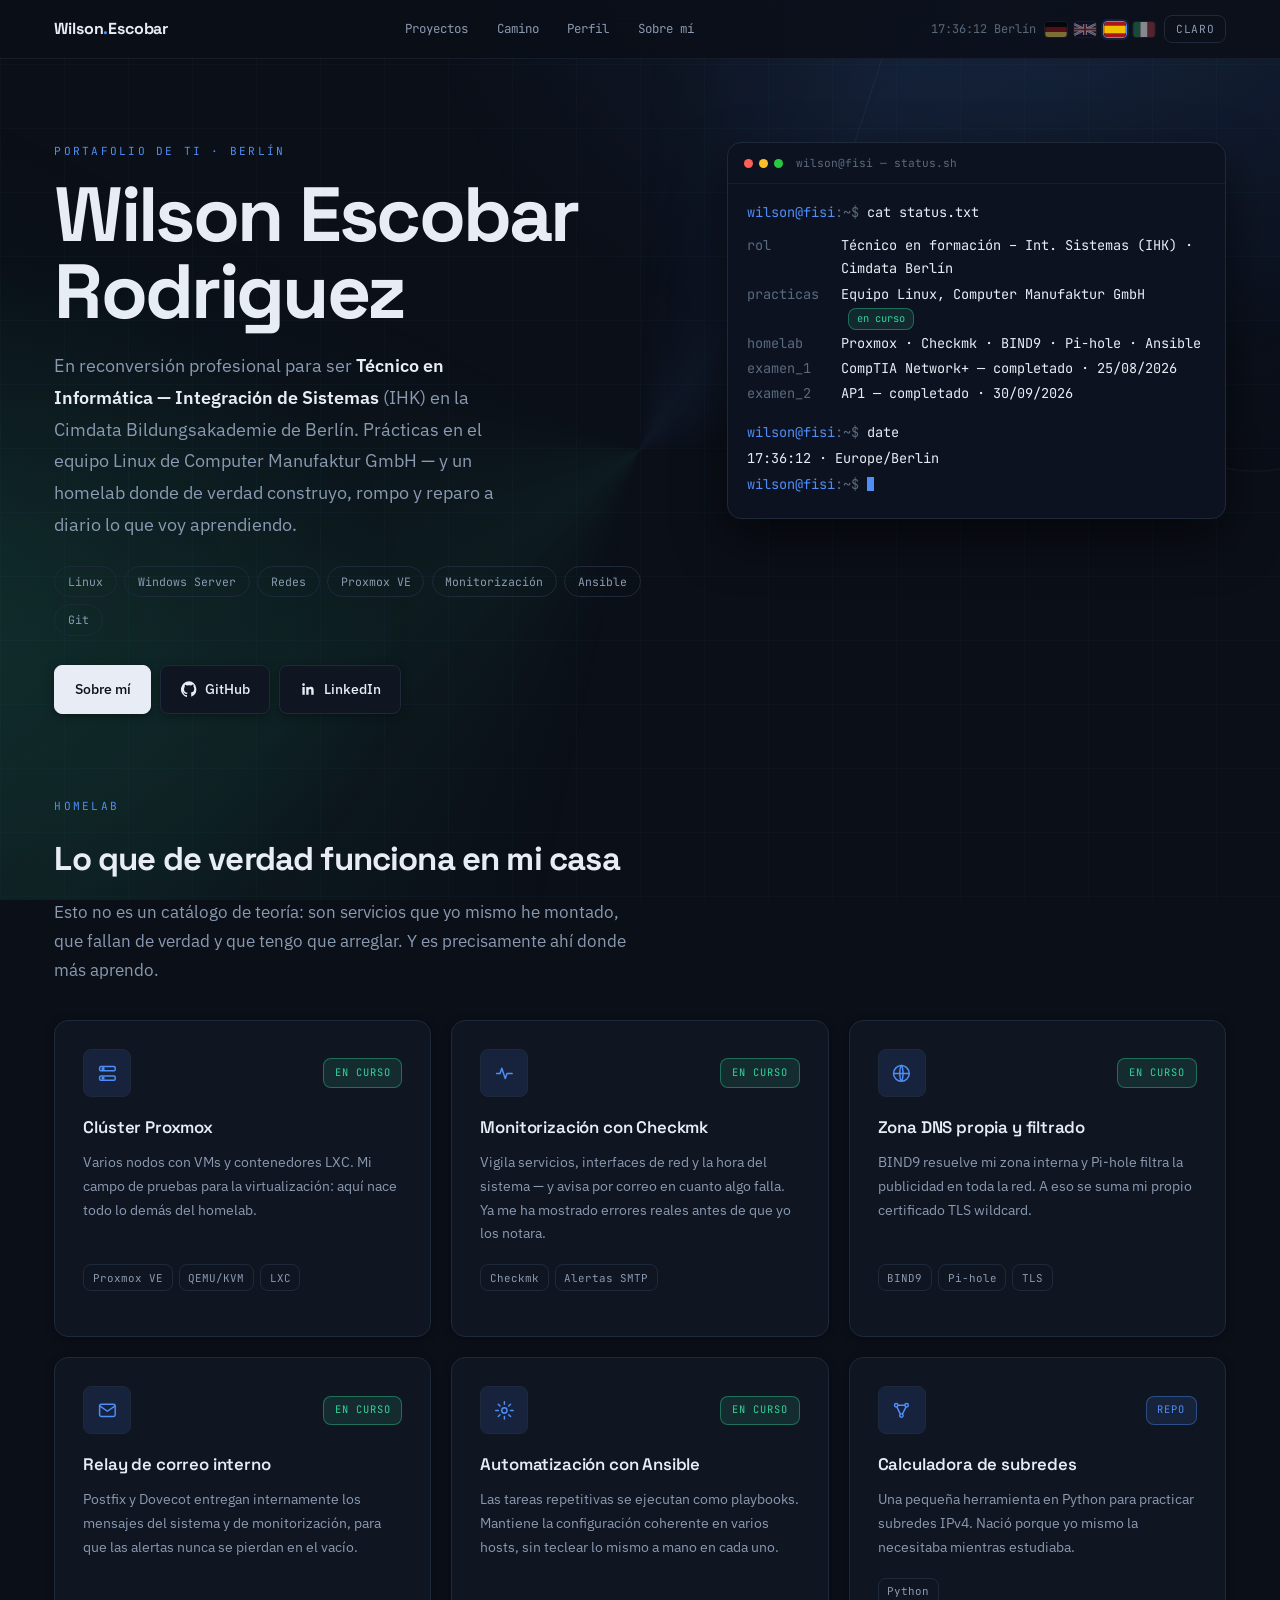
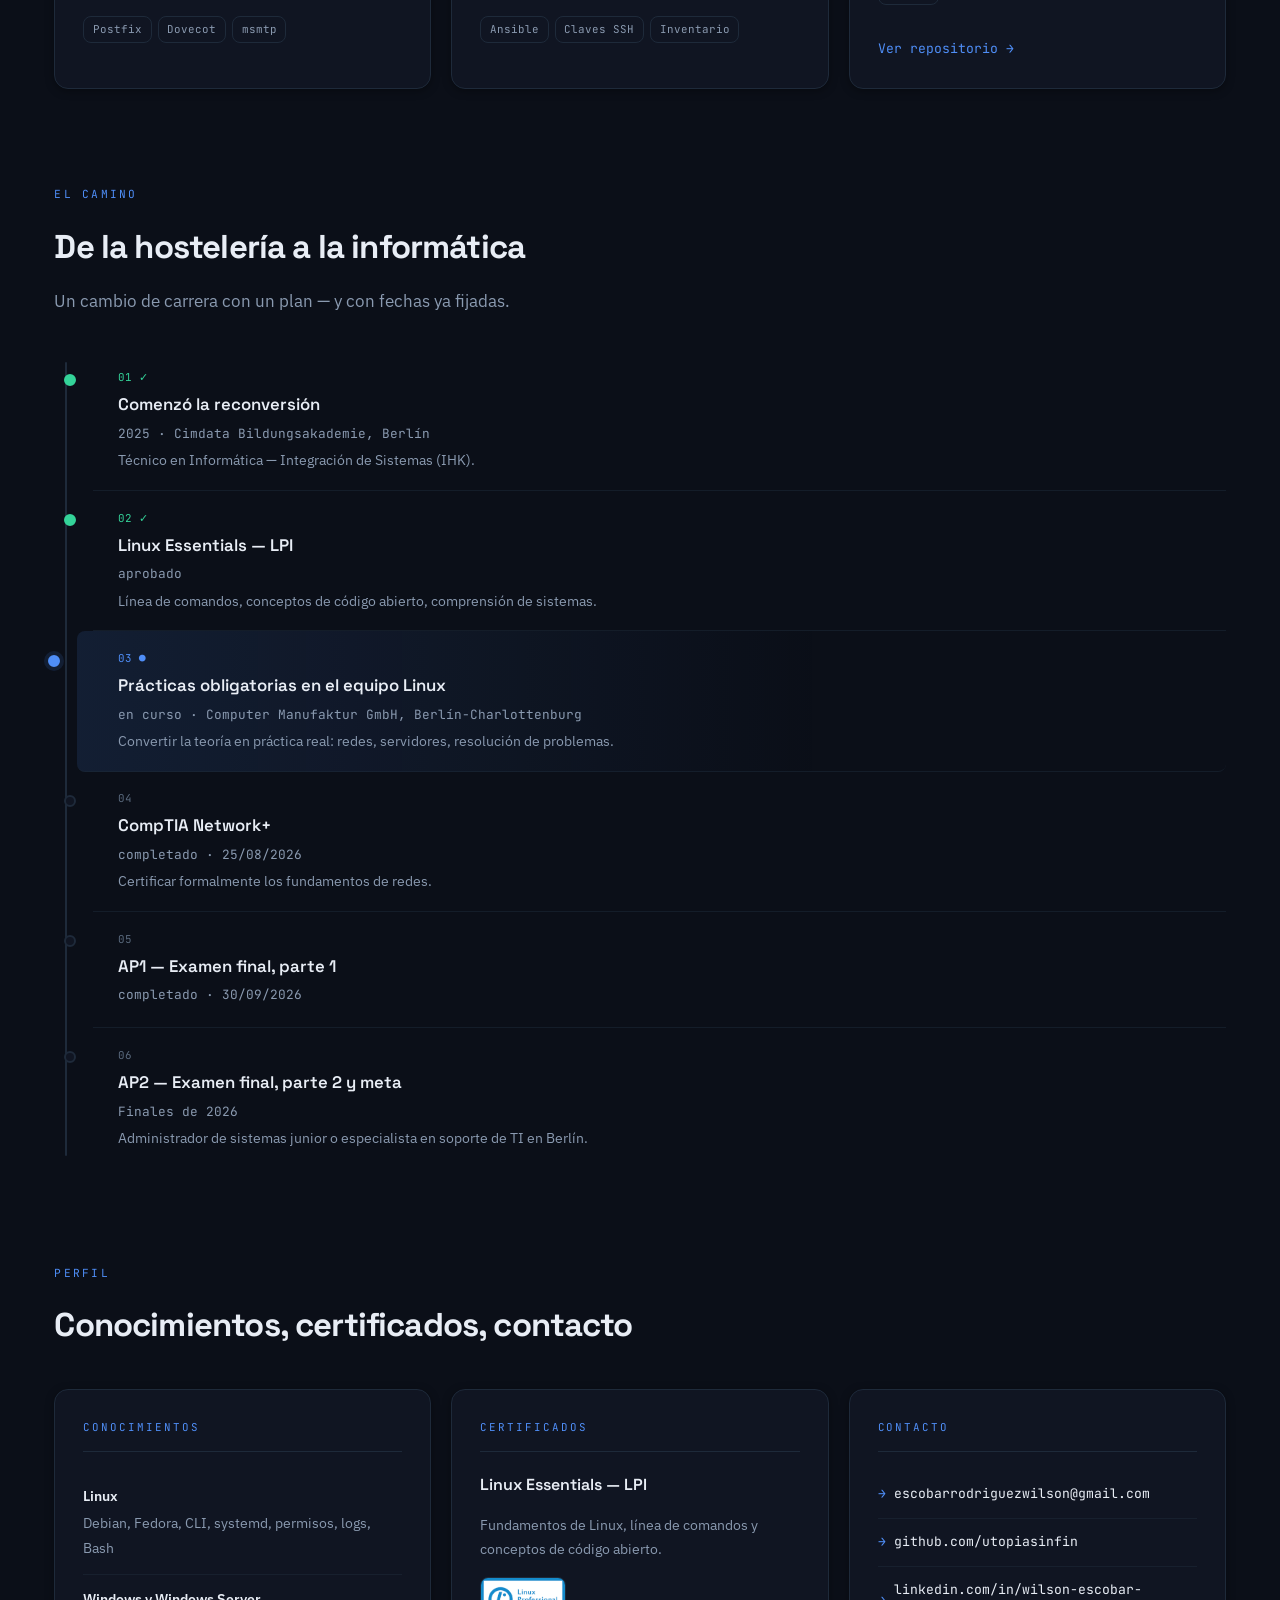
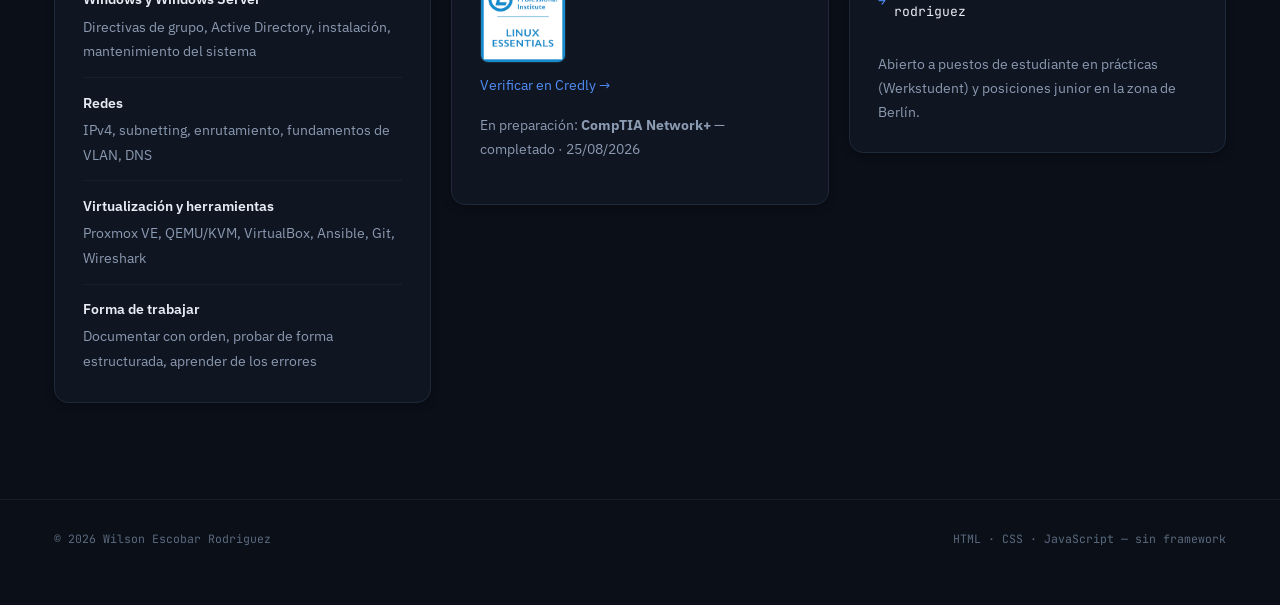
<file: es/index.html>
<!doctype html>
<html lang="es">
<head>
<meta charset="utf-8">
<meta name="viewport" content="width=device-width, initial-scale=1">
<title>Wilson Escobar Rodriguez — Portafolio de TI</title>
<meta name="description" content="Portafolio de TI de Wilson Escobar Rodriguez, en reconversión profesional como Técnico en Informática – Integración de Sistemas, Berlín.">
<link rel="preconnect" href="https://fonts.googleapis.com">
<link rel="preconnect" href="https://fonts.gstatic.com" crossorigin>
<link href="https://fonts.googleapis.com/css2?family=Space+Grotesk:wght@500;600;700&family=IBM+Plex+Sans:ital,wght@0,400;0,500;0,600;1,400&family=JetBrains+Mono:wght@400;500&display=swap" rel="stylesheet">
<link rel="stylesheet" href="../assets/css/style.css">
<link rel="alternate" hreflang="de" href="https://utopiasinfin.github.io/">
<link rel="alternate" hreflang="en" href="https://utopiasinfin.github.io/en/">
<link rel="alternate" hreflang="es" href="https://utopiasinfin.github.io/es/">
<link rel="alternate" hreflang="it" href="https://utopiasinfin.github.io/it/">
<link rel="alternate" hreflang="x-default" href="https://utopiasinfin.github.io/">
</head>
<body>
<div class="bg-fx" aria-hidden="true"></div>

<header class="topbar">
  <div class="shell topbar__in">
    <a class="brand" href="./index.html">Wilson<b>.</b>Escobar</a>
    <nav class="topnav" aria-label="Navegación principal">
      <a href="#proyectos">Proyectos</a>
      <a href="#camino">Camino</a>
      <a href="#perfil">Perfil</a>
      <a href="./profil.html">Sobre mí</a>
    </nav>
    <div class="topbar__end">
      <span class="clock" data-clock></span>
      <div class="langswitch" role="group" aria-label="Elegir idioma">
        <a class="langswitch__item" href="../index.html" title="Deutsch" hreflang="de" lang="de">
          <svg viewBox="0 0 20 14" aria-hidden="true"><rect width="20" height="14" fill="#000"/><rect y="4.67" width="20" height="4.66" fill="#D00"/><rect y="9.33" width="20" height="4.67" fill="#FFCE00"/></svg>
          <span class="sr-only">Deutsch</span>
        </a>
        <a class="langswitch__item" href="../en/index.html" title="English" hreflang="en" lang="en">
          <svg viewBox="0 0 60 30" aria-hidden="true"><rect width="60" height="30" fill="#00247d"/><path d="M0,0 L60,30 M60,0 L0,30" stroke="#fff" stroke-width="6"/><path d="M0,0 L60,30 M60,0 L0,30" stroke="#cf142b" stroke-width="2"/><path d="M30,0 V30 M0,15 H60" stroke="#fff" stroke-width="10"/><path d="M30,0 V30 M0,15 H60" stroke="#cf142b" stroke-width="6"/></svg>
          <span class="sr-only">English</span>
        </a>
        <a class="langswitch__item" href="./index.html" aria-current="true" title="Español" hreflang="es" lang="es">
          <svg viewBox="0 0 20 14" aria-hidden="true"><rect width="20" height="14" fill="#AA151B"/><rect y="3.5" width="20" height="7" fill="#F1BF00"/></svg>
          <span class="sr-only">Español</span>
        </a>
        <a class="langswitch__item" href="../it/index.html" title="Italiano" hreflang="it" lang="it">
          <svg viewBox="0 0 20 14" aria-hidden="true"><rect width="6.67" height="14" fill="#009246"/><rect x="6.67" width="6.66" height="14" fill="#fff"/><rect x="13.33" width="6.67" height="14" fill="#CE2B37"/></svg>
          <span class="sr-only">Italiano</span>
        </a>
      </div>
      <button class="sw" type="button" data-theme-sw>Claro</button>
    </div>
  </div>
</header>

<main>

  <!-- Hero -->
  <section class="shell hero">
    <div>
      <p class="eyebrow">Portafolio de TI · Berlín</p>
      <h1 class="hero__name">Wilson Escobar Rodriguez</h1>
      <p class="hero__lead">
        En reconversión profesional para ser <b>Técnico en Informática — Integración de Sistemas</b> (IHK) en la Cimdata Bildungsakademie de Berlín.
        Prácticas en el equipo Linux de Computer Manufaktur GmbH —
        y un homelab donde de verdad construyo, rompo y reparo a diario lo que voy aprendiendo.
      </p>
      <ul class="chips">
        <li>Linux</li><li>Windows Server</li><li>Redes</li>
        <li>Proxmox VE</li><li>Monitorización</li><li>Ansible</li><li>Git</li>
      </ul>
      <div class="actions">
        <a class="btn btn--solid" href="./profil.html">Sobre mí</a>
        <a class="btn" href="https://github.com/utopiasinfin" target="_blank" rel="noreferrer">
          <svg viewBox="0 0 24 24" fill="currentColor" aria-hidden="true"><path d="M12 .5a12 12 0 0 0-3.8 23.4c.6.1.8-.3.8-.6v-2.2c-3.3.7-4-1.4-4-1.4-.6-1.4-1.4-1.8-1.4-1.8-1.1-.8.1-.8.1-.8 1.2.1 1.9 1.2 1.9 1.2 1.1 1.9 2.9 1.3 3.6 1 .1-.8.4-1.3.7-1.6-2.6-.3-5.3-1.3-5.3-5.8 0-1.3.5-2.4 1.2-3.2-.1-.3-.5-1.5.1-3.1 0 0 1-.3 3.3 1.2a11.4 11.4 0 0 1 6 0C17.5 4.9 18.5 5.2 18.5 5.2c.6 1.6.2 2.8.1 3.1.8.8 1.2 1.9 1.2 3.2 0 4.5-2.7 5.5-5.3 5.8.4.4.8 1.1.8 2.2v3.2c0 .3.2.7.8.6A12 12 0 0 0 12 .5z"/></svg>
          GitHub
        </a>
        <a class="btn" href="https://www.linkedin.com/in/wilson-escobar-rodriguez-5b5845323/" target="_blank" rel="noreferrer">
          <svg viewBox="0 0 24 24" fill="currentColor" aria-hidden="true"><path d="M20.45 20.45h-3.56v-5.57c0-1.33-.03-3.04-1.85-3.04-1.85 0-2.13 1.45-2.13 2.95v5.66H9.35V9h3.42v1.56h.05c.48-.9 1.65-1.85 3.39-1.85 3.62 0 4.29 2.38 4.29 5.47v6.27zM5.34 7.43a2.06 2.06 0 1 1 0-4.12 2.06 2.06 0 0 1 0 4.12zM3.56 20.45h3.56V9H3.56v11.45z"/></svg>
          LinkedIn
        </a>
      </div>
    </div>

    <!-- Terminal -->
    <div class="term">
      <div class="term__bar">
        <span class="dot dot--r"></span>
        <span class="dot dot--y"></span>
        <span class="dot dot--g"></span>
        <span class="term__file">wilson@fisi — status.sh</span>
      </div>
      <div class="term__body">
        <p class="term__row" data-boot><span class="ps1">wilson@fisi</span>cat status.txt</p>
        <div class="kv" data-boot>
          <span class="k">rol</span>        <span class="v">Técnico en formación – Int. Sistemas (IHK) · Cimdata Berlín</span>
          <span class="k">practicas</span>  <span class="v">Equipo Linux, Computer Manufaktur GmbH <span class="pill">en curso</span></span>
          <span class="k">homelab</span>    <span class="v">Proxmox · Checkmk · BIND9 · Pi-hole · Ansible</span>
          <span class="k">examen_1</span>   <span class="v">CompTIA Network+ — <span data-exam="comptia">…</span></span>
          <span class="k">examen_2</span>   <span class="v">AP1 — <span data-exam="ap1">…</span></span>
        </div>
        <p class="term__row" data-boot><span class="ps1">wilson@fisi</span>date</p>
        <p class="term__row" data-boot data-clock-long>…</p>
        <p class="term__row" data-boot><span class="ps1">wilson@fisi</span><span class="caret"></span></p>
      </div>
    </div>
  </section>

  <!-- Proyectos -->
  <section class="shell sec rise" id="proyectos">
    <div class="sec__head">
      <p class="eyebrow">Homelab</p>
      <h2 class="sec__title">Lo que de verdad funciona en mi casa</h2>
      <p class="sec__note">Esto no es un catálogo de teoría: son servicios que yo mismo he montado, que fallan de verdad y que tengo que arreglar. Y es precisamente ahí donde más aprendo.</p>
    </div>
    <div class="cards">

      <article class="card">
        <div class="card__top">
          <span class="card__icon"><svg viewBox="0 0 24 24" fill="none" stroke="currentColor" stroke-width="1.7" stroke-linecap="round" stroke-linejoin="round"><rect x="3" y="4" width="18" height="5" rx="1.5"/><rect x="3" y="15" width="18" height="5" rx="1.5"/><circle cx="7" cy="6.5" r="1"/><circle cx="7" cy="17.5" r="1"/></svg></span>
          <span class="card__badge">En curso</span>
        </div>
        <h3 class="card__title">Clúster Proxmox</h3>
        <p class="card__text">Varios nodos con VMs y contenedores LXC. Mi campo de pruebas para la virtualización: aquí nace todo lo demás del homelab.</p>
        <ul class="card__stack"><li>Proxmox VE</li><li>QEMU/KVM</li><li>LXC</li></ul>
      </article>

      <article class="card">
        <div class="card__top">
          <span class="card__icon"><svg viewBox="0 0 24 24" fill="none" stroke="currentColor" stroke-width="1.7" stroke-linecap="round" stroke-linejoin="round"><path d="M3 12h4l2-6 4 12 2-6h6"/></svg></span>
          <span class="card__badge">En curso</span>
        </div>
        <h3 class="card__title">Monitorización con Checkmk</h3>
        <p class="card__text">Vigila servicios, interfaces de red y la hora del sistema — y avisa por correo en cuanto algo falla. Ya me ha mostrado errores reales antes de que yo los notara.</p>
        <ul class="card__stack"><li>Checkmk</li><li>Alertas SMTP</li></ul>
      </article>

      <article class="card">
        <div class="card__top">
          <span class="card__icon"><svg viewBox="0 0 24 24" fill="none" stroke="currentColor" stroke-width="1.7" stroke-linecap="round" stroke-linejoin="round"><circle cx="12" cy="12" r="9"/><path d="M3 12h18M12 3c2.5 3 2.5 15 0 18M12 3c-2.5 3-2.5 15 0 18"/></svg></span>
          <span class="card__badge">En curso</span>
        </div>
        <h3 class="card__title">Zona DNS propia y filtrado</h3>
        <p class="card__text">BIND9 resuelve mi zona interna y Pi-hole filtra la publicidad en toda la red. A eso se suma mi propio certificado TLS wildcard.</p>
        <ul class="card__stack"><li>BIND9</li><li>Pi-hole</li><li>TLS</li></ul>
      </article>

      <article class="card">
        <div class="card__top">
          <span class="card__icon"><svg viewBox="0 0 24 24" fill="none" stroke="currentColor" stroke-width="1.7" stroke-linecap="round" stroke-linejoin="round"><rect x="3" y="5" width="18" height="14" rx="2"/><path d="M3.5 7l8.5 6 8.5-6"/></svg></span>
          <span class="card__badge">En curso</span>
        </div>
        <h3 class="card__title">Relay de correo interno</h3>
        <p class="card__text">Postfix y Dovecot entregan internamente los mensajes del sistema y de monitorización, para que las alertas nunca se pierdan en el vacío.</p>
        <ul class="card__stack"><li>Postfix</li><li>Dovecot</li><li>msmtp</li></ul>
      </article>

      <article class="card">
        <div class="card__top">
          <span class="card__icon"><svg viewBox="0 0 24 24" fill="none" stroke="currentColor" stroke-width="1.7" stroke-linecap="round" stroke-linejoin="round"><circle cx="12" cy="12" r="3"/><path d="M12 2v3M12 19v3M2 12h3M19 12h3M4.9 4.9l2.1 2.1M17 17l2.1 2.1M19.1 4.9L17 7M7 17l-2.1 2.1"/></svg></span>
          <span class="card__badge">En curso</span>
        </div>
        <h3 class="card__title">Automatización con Ansible</h3>
        <p class="card__text">Las tareas repetitivas se ejecutan como playbooks. Mantiene la configuración coherente en varios hosts, sin teclear lo mismo a mano en cada uno.</p>
        <ul class="card__stack"><li>Ansible</li><li>Claves SSH</li><li>Inventario</li></ul>
      </article>

      <article class="card">
        <div class="card__top">
          <span class="card__icon"><svg viewBox="0 0 24 24" fill="none" stroke="currentColor" stroke-width="1.7" stroke-linecap="round" stroke-linejoin="round"><circle cx="6" cy="6" r="2"/><circle cx="18" cy="6" r="2"/><circle cx="12" cy="18" r="2"/><path d="M8 6h8M6.7 8l4 8M17.3 8l-4 8"/></svg></span>
          <span class="card__badge card__badge--repo">Repo</span>
        </div>
        <h3 class="card__title">Calculadora de subredes</h3>
        <p class="card__text">Una pequeña herramienta en Python para practicar subredes IPv4. Nació porque yo mismo la necesitaba mientras estudiaba.</p>
        <ul class="card__stack"><li>Python</li></ul>
        <a class="card__link" href="https://github.com/utopiasinfin/subnetting" target="_blank" rel="noreferrer">Ver repositorio →</a>
      </article>

    </div>
  </section>

  <!-- El camino -->
  <section class="shell sec rise" id="camino">
    <div class="sec__head">
      <p class="eyebrow">El camino</p>
      <h2 class="sec__title">De la hostelería a la informática</h2>
      <p class="sec__note">Un cambio de carrera con un plan — y con fechas ya fijadas.</p>
    </div>
    <ol class="timeline">
      <li class="tl-item tl-item--done">
        <span class="tl-num">01 ✓</span>
        <h3 class="tl-title">Comenzó la reconversión</h3>
        <span class="tl-when">2025 · Cimdata Bildungsakademie, Berlín</span>
        <p class="tl-note">Técnico en Informática — Integración de Sistemas (IHK).</p>
      </li>
      <li class="tl-item tl-item--done">
        <span class="tl-num">02 ✓</span>
        <h3 class="tl-title">Linux Essentials — LPI</h3>
        <span class="tl-when">aprobado</span>
        <p class="tl-note">Línea de comandos, conceptos de código abierto, comprensión de sistemas.</p>
      </li>
      <li class="tl-item tl-item--now">
        <span class="tl-num">03 ●</span>
        <h3 class="tl-title">Prácticas obligatorias en el equipo Linux</h3>
        <span class="tl-when">en curso · Computer Manufaktur GmbH, Berlín-Charlottenburg</span>
        <p class="tl-note">Convertir la teoría en práctica real: redes, servidores, resolución de problemas.</p>
      </li>
      <li class="tl-item">
        <span class="tl-num">04</span>
        <h3 class="tl-title">CompTIA Network+</h3>
        <span class="tl-when" data-exam="comptia">…</span>
        <p class="tl-note">Certificar formalmente los fundamentos de redes.</p>
      </li>
      <li class="tl-item">
        <span class="tl-num">05</span>
        <h3 class="tl-title">AP1 — Examen final, parte 1</h3>
        <span class="tl-when" data-exam="ap1">…</span>
      </li>
      <li class="tl-item">
        <span class="tl-num">06</span>
        <h3 class="tl-title">AP2 — Examen final, parte 2 y meta</h3>
        <span class="tl-when">Finales de 2026</span>
        <p class="tl-note">Administrador de sistemas junior o especialista en soporte de TI en Berlín.</p>
      </li>
    </ol>
  </section>

  <!-- Perfil -->
  <section class="shell sec rise" id="perfil">
    <div class="sec__head">
      <p class="eyebrow">Perfil</p>
      <h2 class="sec__title">Conocimientos, certificados, contacto</h2>
    </div>
    <div class="panels">

      <div class="panel">
        <p class="panel__label">Conocimientos</p>
        <ul class="skill-list">
          <li><b>Linux</b><span>Debian, Fedora, CLI, systemd, permisos, logs, Bash</span></li>
          <li><b>Windows y Windows Server</b><span>Directivas de grupo, Active Directory, instalación, mantenimiento del sistema</span></li>
          <li><b>Redes</b><span>IPv4, subnetting, enrutamiento, fundamentos de VLAN, DNS</span></li>
          <li><b>Virtualización y herramientas</b><span>Proxmox VE, QEMU/KVM, VirtualBox, Ansible, Git, Wireshark</span></li>
          <li><b>Forma de trabajar</b><span>Documentar con orden, probar de forma estructurada, aprender de los errores</span></li>
        </ul>
      </div>

      <div class="panel">
        <p class="panel__label">Certificados</p>
        <p class="cert-title">Linux Essentials — LPI</p>
        <p class="cert-text">Fundamentos de Linux, línea de comandos y conceptos de código abierto.</p>
        <a href="https://www.credly.com/badges/2270f768-bf8d-4909-a984-451cb5a13ea4" target="_blank" rel="noreferrer">
          <img class="cert-img" src="../assets/img/linux-essentials-badge.png" alt="Insignia Linux Essentials LPI" loading="lazy">
        </a>
        <a class="link-a" href="https://www.credly.com/badges/2270f768-bf8d-4909-a984-451cb5a13ea4" target="_blank" rel="noreferrer">Verificar en Credly →</a>
        <p class="cert-text" style="margin-top:1rem">En preparación: <strong>CompTIA Network+</strong> — <span data-exam="comptia">…</span></p>
      </div>

      <div class="panel">
        <p class="panel__label">Contacto</p>
        <ul class="contact-list">
          <li><a href="mailto:escobarrodriguezwilson@gmail.com">escobarrodriguezwilson@gmail.com</a></li>
          <li><a href="https://github.com/utopiasinfin" target="_blank" rel="noreferrer">github.com/utopiasinfin</a></li>
          <li><a href="https://www.linkedin.com/in/wilson-escobar-rodriguez-5b5845323/" target="_blank" rel="noreferrer">linkedin.com/in/wilson-escobar-rodriguez</a></li>
        </ul>
        <p class="open-text">Abierto a puestos de estudiante en prácticas (Werkstudent) y posiciones junior en la zona de Berlín.</p>
      </div>

    </div>
  </section>

</main>

<footer class="shell foot">
  <span>© <span data-year></span> Wilson Escobar Rodriguez</span>
  <span>HTML · CSS · JavaScript — sin framework</span>
</footer>

<script src="../assets/js/script.js" defer></script>
</body>
</html>
</file>
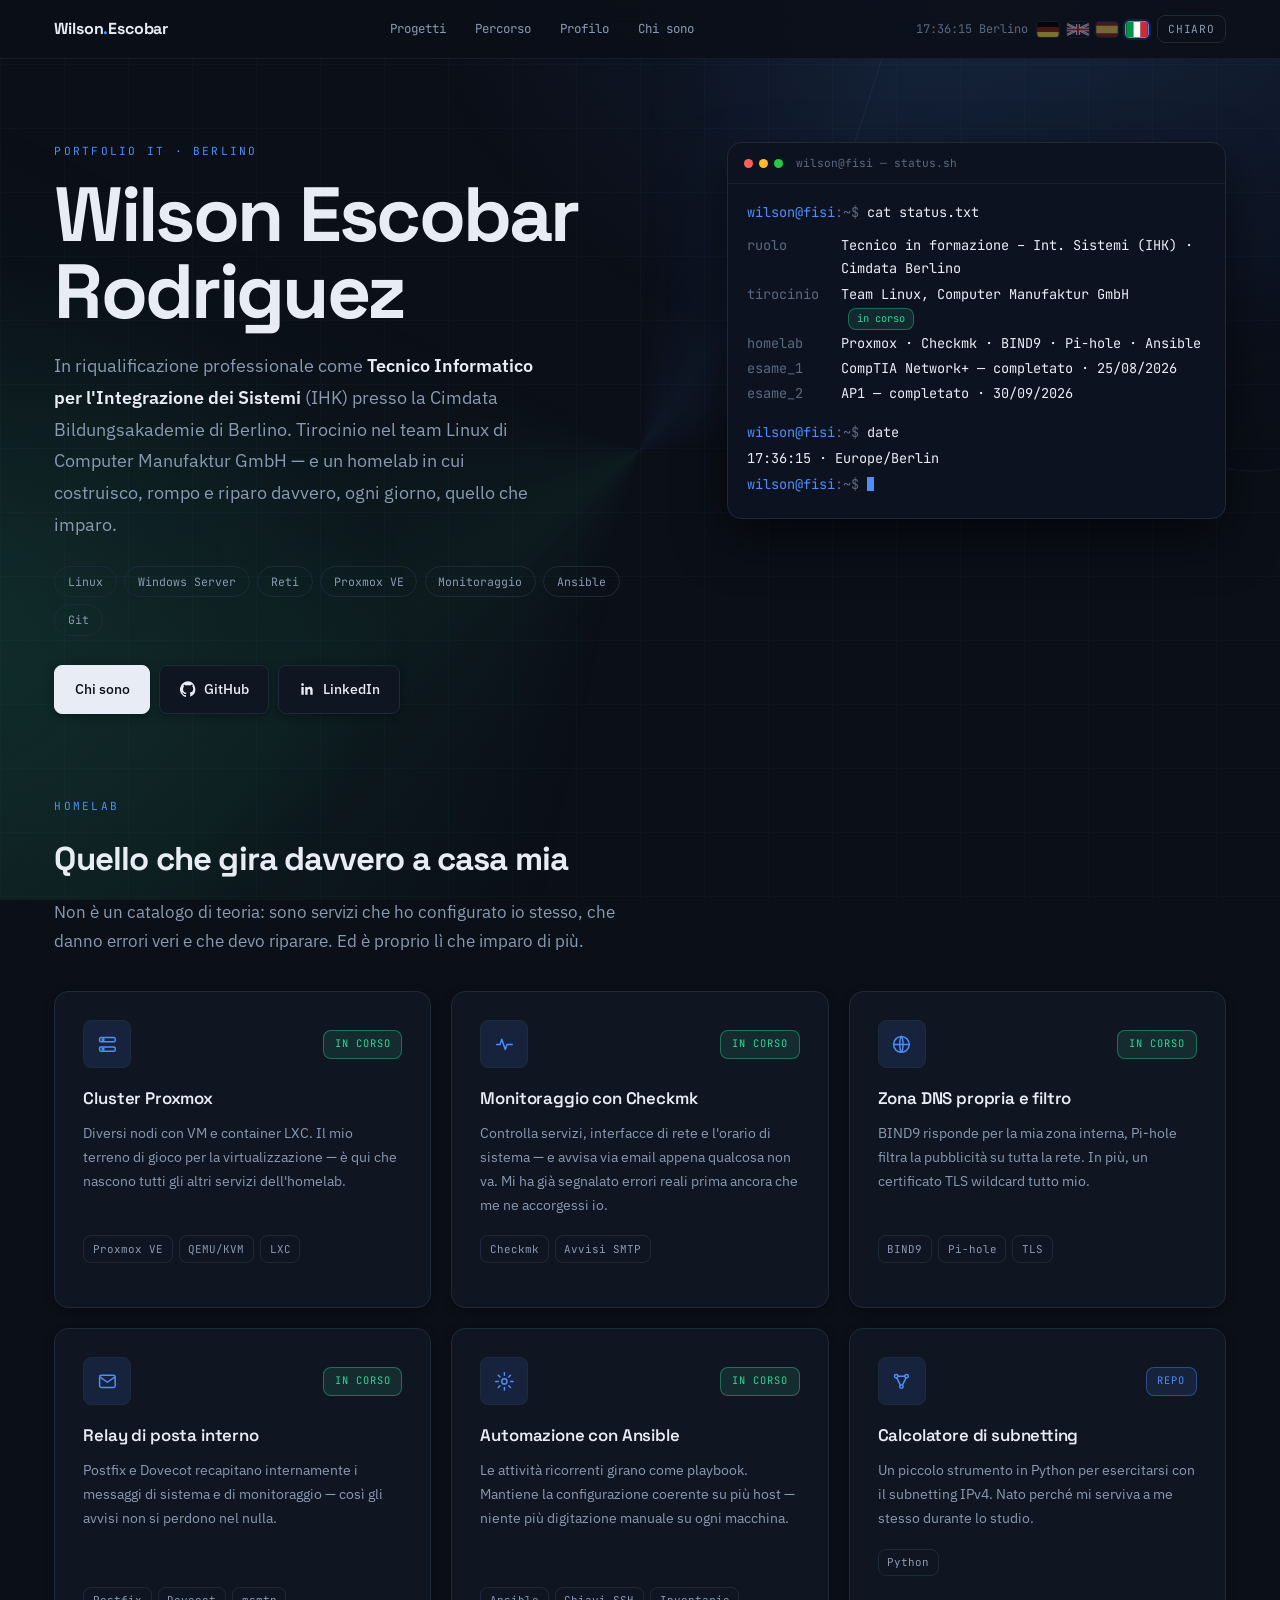
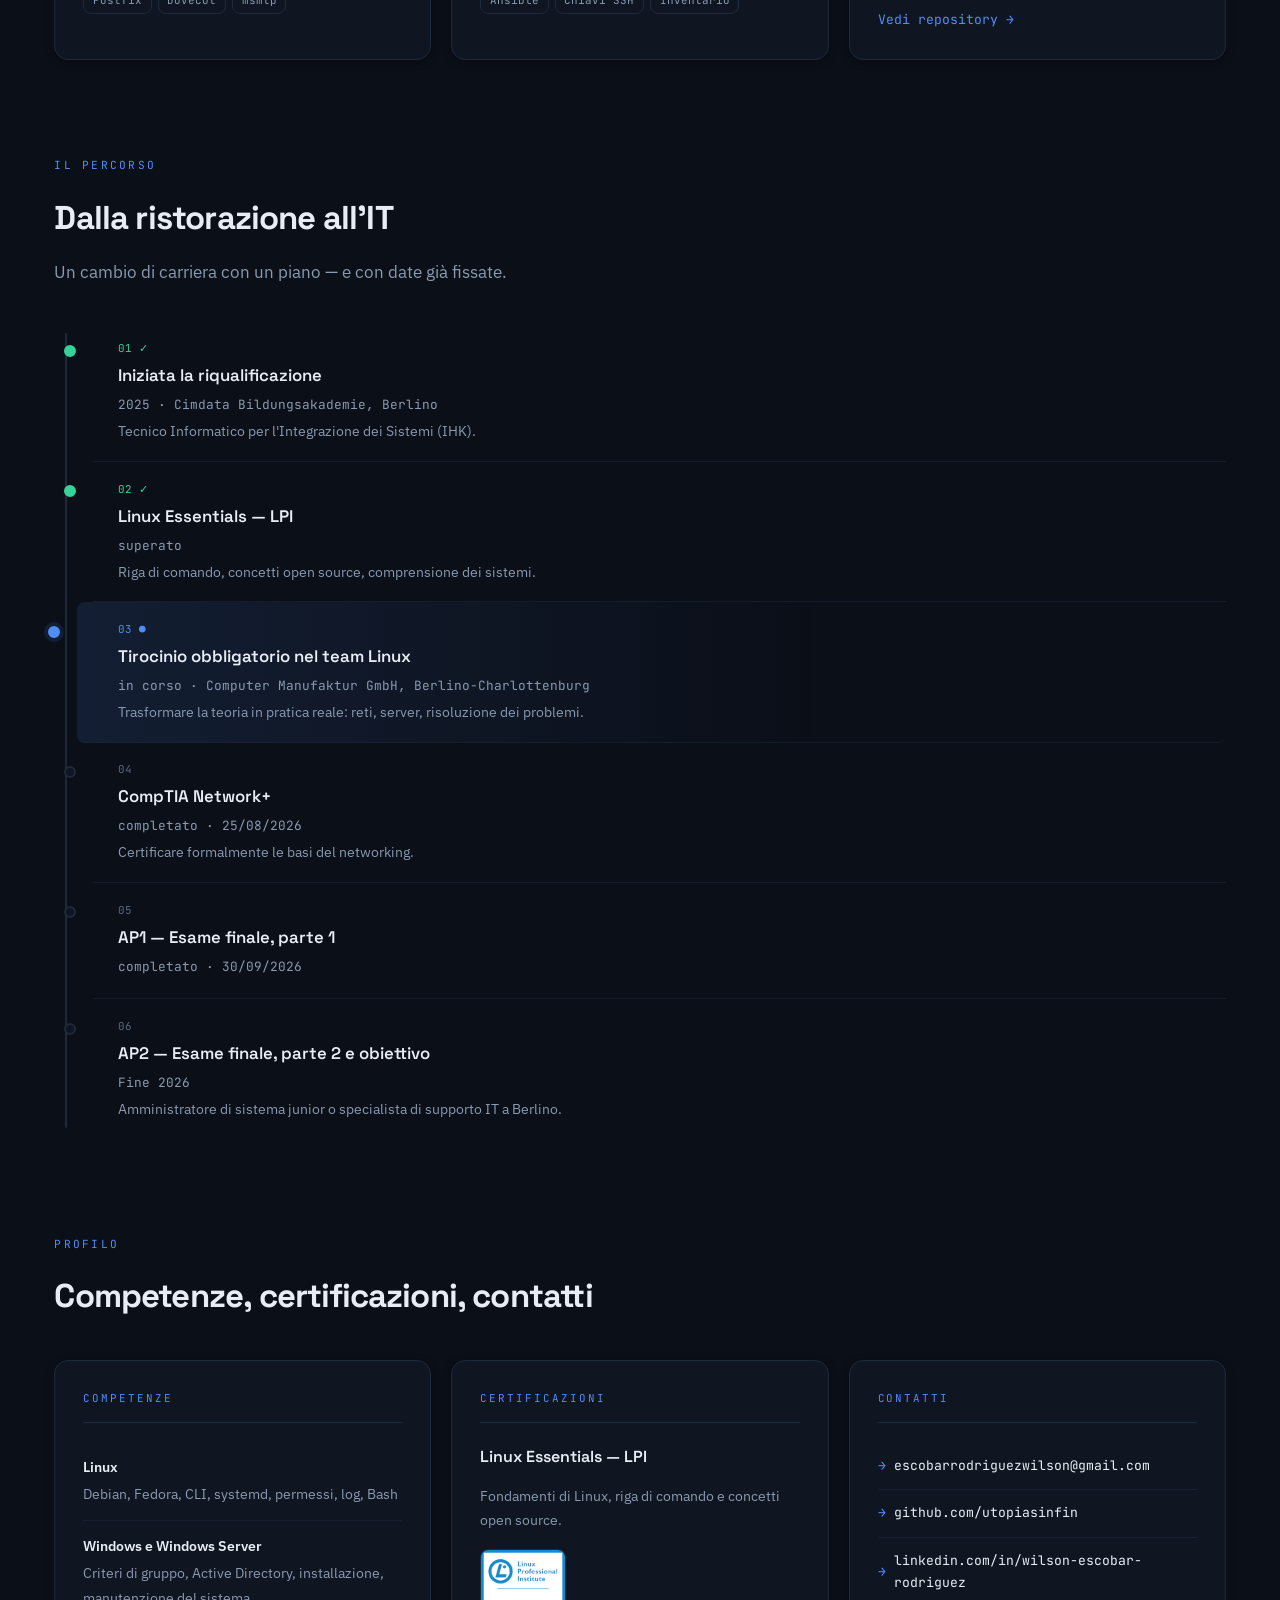
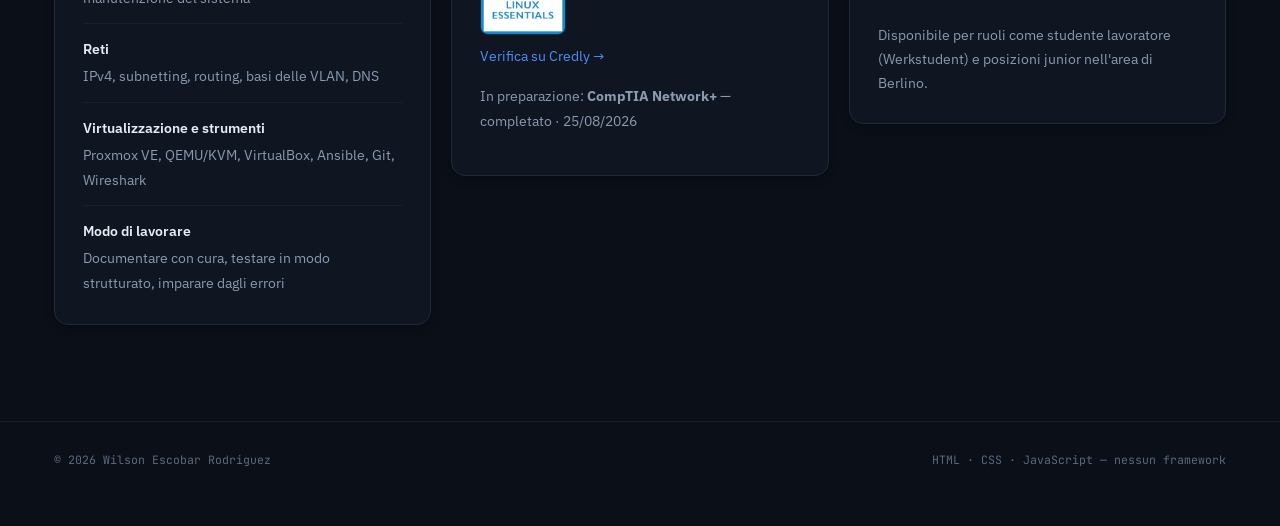
<file: it/index.html>
<!doctype html>
<html lang="it">
<head>
<meta charset="utf-8">
<meta name="viewport" content="width=device-width, initial-scale=1">
<title>Wilson Escobar Rodriguez — Portfolio IT</title>
<meta name="description" content="Portfolio IT di Wilson Escobar Rodriguez, in riqualificazione come Tecnico Informatico per l'Integrazione dei Sistemi, Berlino.">
<link rel="preconnect" href="https://fonts.googleapis.com">
<link rel="preconnect" href="https://fonts.gstatic.com" crossorigin>
<link href="https://fonts.googleapis.com/css2?family=Space+Grotesk:wght@500;600;700&family=IBM+Plex+Sans:ital,wght@0,400;0,500;0,600;1,400&family=JetBrains+Mono:wght@400;500&display=swap" rel="stylesheet">
<link rel="stylesheet" href="../assets/css/style.css">
<link rel="alternate" hreflang="de" href="https://utopiasinfin.github.io/">
<link rel="alternate" hreflang="en" href="https://utopiasinfin.github.io/en/">
<link rel="alternate" hreflang="es" href="https://utopiasinfin.github.io/es/">
<link rel="alternate" hreflang="it" href="https://utopiasinfin.github.io/it/">
<link rel="alternate" hreflang="x-default" href="https://utopiasinfin.github.io/">
</head>
<body>
<div class="bg-fx" aria-hidden="true"></div>

<header class="topbar">
  <div class="shell topbar__in">
    <a class="brand" href="./index.html">Wilson<b>.</b>Escobar</a>
    <nav class="topnav" aria-label="Navigazione principale">
      <a href="#progetti">Progetti</a>
      <a href="#percorso">Percorso</a>
      <a href="#profilo">Profilo</a>
      <a href="./profil.html">Chi sono</a>
    </nav>
    <div class="topbar__end">
      <span class="clock" data-clock></span>
      <div class="langswitch" role="group" aria-label="Scegli la lingua">
        <a class="langswitch__item" href="../index.html" title="Deutsch" hreflang="de" lang="de">
          <svg viewBox="0 0 20 14" aria-hidden="true"><rect width="20" height="14" fill="#000"/><rect y="4.67" width="20" height="4.66" fill="#D00"/><rect y="9.33" width="20" height="4.67" fill="#FFCE00"/></svg>
          <span class="sr-only">Deutsch</span>
        </a>
        <a class="langswitch__item" href="../en/index.html" title="English" hreflang="en" lang="en">
          <svg viewBox="0 0 60 30" aria-hidden="true"><rect width="60" height="30" fill="#00247d"/><path d="M0,0 L60,30 M60,0 L0,30" stroke="#fff" stroke-width="6"/><path d="M0,0 L60,30 M60,0 L0,30" stroke="#cf142b" stroke-width="2"/><path d="M30,0 V30 M0,15 H60" stroke="#fff" stroke-width="10"/><path d="M30,0 V30 M0,15 H60" stroke="#cf142b" stroke-width="6"/></svg>
          <span class="sr-only">English</span>
        </a>
        <a class="langswitch__item" href="../es/index.html" title="Español" hreflang="es" lang="es">
          <svg viewBox="0 0 20 14" aria-hidden="true"><rect width="20" height="14" fill="#AA151B"/><rect y="3.5" width="20" height="7" fill="#F1BF00"/></svg>
          <span class="sr-only">Español</span>
        </a>
        <a class="langswitch__item" href="./index.html" aria-current="true" title="Italiano" hreflang="it" lang="it">
          <svg viewBox="0 0 20 14" aria-hidden="true"><rect width="6.67" height="14" fill="#009246"/><rect x="6.67" width="6.66" height="14" fill="#fff"/><rect x="13.33" width="6.67" height="14" fill="#CE2B37"/></svg>
          <span class="sr-only">Italiano</span>
        </a>
      </div>
      <button class="sw" type="button" data-theme-sw>Chiaro</button>
    </div>
  </div>
</header>

<main>

  <!-- Hero -->
  <section class="shell hero">
    <div>
      <p class="eyebrow">Portfolio IT · Berlino</p>
      <h1 class="hero__name">Wilson Escobar Rodriguez</h1>
      <p class="hero__lead">
        In riqualificazione professionale come <b>Tecnico Informatico per l'Integrazione dei Sistemi</b> (IHK) presso la Cimdata Bildungsakademie di Berlino.
        Tirocinio nel team Linux di Computer Manufaktur GmbH —
        e un homelab in cui costruisco, rompo e riparo davvero, ogni giorno, quello che imparo.
      </p>
      <ul class="chips">
        <li>Linux</li><li>Windows Server</li><li>Reti</li>
        <li>Proxmox VE</li><li>Monitoraggio</li><li>Ansible</li><li>Git</li>
      </ul>
      <div class="actions">
        <a class="btn btn--solid" href="./profil.html">Chi sono</a>
        <a class="btn" href="https://github.com/utopiasinfin" target="_blank" rel="noreferrer">
          <svg viewBox="0 0 24 24" fill="currentColor" aria-hidden="true"><path d="M12 .5a12 12 0 0 0-3.8 23.4c.6.1.8-.3.8-.6v-2.2c-3.3.7-4-1.4-4-1.4-.6-1.4-1.4-1.8-1.4-1.8-1.1-.8.1-.8.1-.8 1.2.1 1.9 1.2 1.9 1.2 1.1 1.9 2.9 1.3 3.6 1 .1-.8.4-1.3.7-1.6-2.6-.3-5.3-1.3-5.3-5.8 0-1.3.5-2.4 1.2-3.2-.1-.3-.5-1.5.1-3.1 0 0 1-.3 3.3 1.2a11.4 11.4 0 0 1 6 0C17.5 4.9 18.5 5.2 18.5 5.2c.6 1.6.2 2.8.1 3.1.8.8 1.2 1.9 1.2 3.2 0 4.5-2.7 5.5-5.3 5.8.4.4.8 1.1.8 2.2v3.2c0 .3.2.7.8.6A12 12 0 0 0 12 .5z"/></svg>
          GitHub
        </a>
        <a class="btn" href="https://www.linkedin.com/in/wilson-escobar-rodriguez-5b5845323/" target="_blank" rel="noreferrer">
          <svg viewBox="0 0 24 24" fill="currentColor" aria-hidden="true"><path d="M20.45 20.45h-3.56v-5.57c0-1.33-.03-3.04-1.85-3.04-1.85 0-2.13 1.45-2.13 2.95v5.66H9.35V9h3.42v1.56h.05c.48-.9 1.65-1.85 3.39-1.85 3.62 0 4.29 2.38 4.29 5.47v6.27zM5.34 7.43a2.06 2.06 0 1 1 0-4.12 2.06 2.06 0 0 1 0 4.12zM3.56 20.45h3.56V9H3.56v11.45z"/></svg>
          LinkedIn
        </a>
      </div>
    </div>

    <!-- Terminale -->
    <div class="term">
      <div class="term__bar">
        <span class="dot dot--r"></span>
        <span class="dot dot--y"></span>
        <span class="dot dot--g"></span>
        <span class="term__file">wilson@fisi — status.sh</span>
      </div>
      <div class="term__body">
        <p class="term__row" data-boot><span class="ps1">wilson@fisi</span>cat status.txt</p>
        <div class="kv" data-boot>
          <span class="k">ruolo</span>      <span class="v">Tecnico in formazione – Int. Sistemi (IHK) · Cimdata Berlino</span>
          <span class="k">tirocinio</span>  <span class="v">Team Linux, Computer Manufaktur GmbH <span class="pill">in corso</span></span>
          <span class="k">homelab</span>    <span class="v">Proxmox · Checkmk · BIND9 · Pi-hole · Ansible</span>
          <span class="k">esame_1</span>    <span class="v">CompTIA Network+ — <span data-exam="comptia">…</span></span>
          <span class="k">esame_2</span>    <span class="v">AP1 — <span data-exam="ap1">…</span></span>
        </div>
        <p class="term__row" data-boot><span class="ps1">wilson@fisi</span>date</p>
        <p class="term__row" data-boot data-clock-long>…</p>
        <p class="term__row" data-boot><span class="ps1">wilson@fisi</span><span class="caret"></span></p>
      </div>
    </div>
  </section>

  <!-- Progetti -->
  <section class="shell sec rise" id="progetti">
    <div class="sec__head">
      <p class="eyebrow">Homelab</p>
      <h2 class="sec__title">Quello che gira davvero a casa mia</h2>
      <p class="sec__note">Non è un catalogo di teoria: sono servizi che ho configurato io stesso, che danno errori veri e che devo riparare. Ed è proprio lì che imparo di più.</p>
    </div>
    <div class="cards">

      <article class="card">
        <div class="card__top">
          <span class="card__icon"><svg viewBox="0 0 24 24" fill="none" stroke="currentColor" stroke-width="1.7" stroke-linecap="round" stroke-linejoin="round"><rect x="3" y="4" width="18" height="5" rx="1.5"/><rect x="3" y="15" width="18" height="5" rx="1.5"/><circle cx="7" cy="6.5" r="1"/><circle cx="7" cy="17.5" r="1"/></svg></span>
          <span class="card__badge">In corso</span>
        </div>
        <h3 class="card__title">Cluster Proxmox</h3>
        <p class="card__text">Diversi nodi con VM e container LXC. Il mio terreno di gioco per la virtualizzazione — è qui che nascono tutti gli altri servizi dell'homelab.</p>
        <ul class="card__stack"><li>Proxmox VE</li><li>QEMU/KVM</li><li>LXC</li></ul>
      </article>

      <article class="card">
        <div class="card__top">
          <span class="card__icon"><svg viewBox="0 0 24 24" fill="none" stroke="currentColor" stroke-width="1.7" stroke-linecap="round" stroke-linejoin="round"><path d="M3 12h4l2-6 4 12 2-6h6"/></svg></span>
          <span class="card__badge">In corso</span>
        </div>
        <h3 class="card__title">Monitoraggio con Checkmk</h3>
        <p class="card__text">Controlla servizi, interfacce di rete e l'orario di sistema — e avvisa via email appena qualcosa non va. Mi ha già segnalato errori reali prima ancora che me ne accorgessi io.</p>
        <ul class="card__stack"><li>Checkmk</li><li>Avvisi SMTP</li></ul>
      </article>

      <article class="card">
        <div class="card__top">
          <span class="card__icon"><svg viewBox="0 0 24 24" fill="none" stroke="currentColor" stroke-width="1.7" stroke-linecap="round" stroke-linejoin="round"><circle cx="12" cy="12" r="9"/><path d="M3 12h18M12 3c2.5 3 2.5 15 0 18M12 3c-2.5 3-2.5 15 0 18"/></svg></span>
          <span class="card__badge">In corso</span>
        </div>
        <h3 class="card__title">Zona DNS propria e filtro</h3>
        <p class="card__text">BIND9 risponde per la mia zona interna, Pi-hole filtra la pubblicità su tutta la rete. In più, un certificato TLS wildcard tutto mio.</p>
        <ul class="card__stack"><li>BIND9</li><li>Pi-hole</li><li>TLS</li></ul>
      </article>

      <article class="card">
        <div class="card__top">
          <span class="card__icon"><svg viewBox="0 0 24 24" fill="none" stroke="currentColor" stroke-width="1.7" stroke-linecap="round" stroke-linejoin="round"><rect x="3" y="5" width="18" height="14" rx="2"/><path d="M3.5 7l8.5 6 8.5-6"/></svg></span>
          <span class="card__badge">In corso</span>
        </div>
        <h3 class="card__title">Relay di posta interno</h3>
        <p class="card__text">Postfix e Dovecot recapitano internamente i messaggi di sistema e di monitoraggio — così gli avvisi non si perdono nel nulla.</p>
        <ul class="card__stack"><li>Postfix</li><li>Dovecot</li><li>msmtp</li></ul>
      </article>

      <article class="card">
        <div class="card__top">
          <span class="card__icon"><svg viewBox="0 0 24 24" fill="none" stroke="currentColor" stroke-width="1.7" stroke-linecap="round" stroke-linejoin="round"><circle cx="12" cy="12" r="3"/><path d="M12 2v3M12 19v3M2 12h3M19 12h3M4.9 4.9l2.1 2.1M17 17l2.1 2.1M19.1 4.9L17 7M7 17l-2.1 2.1"/></svg></span>
          <span class="card__badge">In corso</span>
        </div>
        <h3 class="card__title">Automazione con Ansible</h3>
        <p class="card__text">Le attività ricorrenti girano come playbook. Mantiene la configurazione coerente su più host — niente più digitazione manuale su ogni macchina.</p>
        <ul class="card__stack"><li>Ansible</li><li>Chiavi SSH</li><li>Inventario</li></ul>
      </article>

      <article class="card">
        <div class="card__top">
          <span class="card__icon"><svg viewBox="0 0 24 24" fill="none" stroke="currentColor" stroke-width="1.7" stroke-linecap="round" stroke-linejoin="round"><circle cx="6" cy="6" r="2"/><circle cx="18" cy="6" r="2"/><circle cx="12" cy="18" r="2"/><path d="M8 6h8M6.7 8l4 8M17.3 8l-4 8"/></svg></span>
          <span class="card__badge card__badge--repo">Repo</span>
        </div>
        <h3 class="card__title">Calcolatore di subnetting</h3>
        <p class="card__text">Un piccolo strumento in Python per esercitarsi con il subnetting IPv4. Nato perché mi serviva a me stesso durante lo studio.</p>
        <ul class="card__stack"><li>Python</li></ul>
        <a class="card__link" href="https://github.com/utopiasinfin/subnetting" target="_blank" rel="noreferrer">Vedi repository →</a>
      </article>

    </div>
  </section>

  <!-- Il percorso -->
  <section class="shell sec rise" id="percorso">
    <div class="sec__head">
      <p class="eyebrow">Il percorso</p>
      <h2 class="sec__title">Dalla ristorazione all'IT</h2>
      <p class="sec__note">Un cambio di carriera con un piano — e con date già fissate.</p>
    </div>
    <ol class="timeline">
      <li class="tl-item tl-item--done">
        <span class="tl-num">01 ✓</span>
        <h3 class="tl-title">Iniziata la riqualificazione</h3>
        <span class="tl-when">2025 · Cimdata Bildungsakademie, Berlino</span>
        <p class="tl-note">Tecnico Informatico per l'Integrazione dei Sistemi (IHK).</p>
      </li>
      <li class="tl-item tl-item--done">
        <span class="tl-num">02 ✓</span>
        <h3 class="tl-title">Linux Essentials — LPI</h3>
        <span class="tl-when">superato</span>
        <p class="tl-note">Riga di comando, concetti open source, comprensione dei sistemi.</p>
      </li>
      <li class="tl-item tl-item--now">
        <span class="tl-num">03 ●</span>
        <h3 class="tl-title">Tirocinio obbligatorio nel team Linux</h3>
        <span class="tl-when">in corso · Computer Manufaktur GmbH, Berlino-Charlottenburg</span>
        <p class="tl-note">Trasformare la teoria in pratica reale: reti, server, risoluzione dei problemi.</p>
      </li>
      <li class="tl-item">
        <span class="tl-num">04</span>
        <h3 class="tl-title">CompTIA Network+</h3>
        <span class="tl-when" data-exam="comptia">…</span>
        <p class="tl-note">Certificare formalmente le basi del networking.</p>
      </li>
      <li class="tl-item">
        <span class="tl-num">05</span>
        <h3 class="tl-title">AP1 — Esame finale, parte 1</h3>
        <span class="tl-when" data-exam="ap1">…</span>
      </li>
      <li class="tl-item">
        <span class="tl-num">06</span>
        <h3 class="tl-title">AP2 — Esame finale, parte 2 e obiettivo</h3>
        <span class="tl-when">Fine 2026</span>
        <p class="tl-note">Amministratore di sistema junior o specialista di supporto IT a Berlino.</p>
      </li>
    </ol>
  </section>

  <!-- Profilo -->
  <section class="shell sec rise" id="profilo">
    <div class="sec__head">
      <p class="eyebrow">Profilo</p>
      <h2 class="sec__title">Competenze, certificazioni, contatti</h2>
    </div>
    <div class="panels">

      <div class="panel">
        <p class="panel__label">Competenze</p>
        <ul class="skill-list">
          <li><b>Linux</b><span>Debian, Fedora, CLI, systemd, permessi, log, Bash</span></li>
          <li><b>Windows e Windows Server</b><span>Criteri di gruppo, Active Directory, installazione, manutenzione del sistema</span></li>
          <li><b>Reti</b><span>IPv4, subnetting, routing, basi delle VLAN, DNS</span></li>
          <li><b>Virtualizzazione e strumenti</b><span>Proxmox VE, QEMU/KVM, VirtualBox, Ansible, Git, Wireshark</span></li>
          <li><b>Modo di lavorare</b><span>Documentare con cura, testare in modo strutturato, imparare dagli errori</span></li>
        </ul>
      </div>

      <div class="panel">
        <p class="panel__label">Certificazioni</p>
        <p class="cert-title">Linux Essentials — LPI</p>
        <p class="cert-text">Fondamenti di Linux, riga di comando e concetti open source.</p>
        <a href="https://www.credly.com/badges/2270f768-bf8d-4909-a984-451cb5a13ea4" target="_blank" rel="noreferrer">
          <img class="cert-img" src="../assets/img/linux-essentials-badge.png" alt="Badge Linux Essentials LPI" loading="lazy">
        </a>
        <a class="link-a" href="https://www.credly.com/badges/2270f768-bf8d-4909-a984-451cb5a13ea4" target="_blank" rel="noreferrer">Verifica su Credly →</a>
        <p class="cert-text" style="margin-top:1rem">In preparazione: <strong>CompTIA Network+</strong> — <span data-exam="comptia">…</span></p>
      </div>

      <div class="panel">
        <p class="panel__label">Contatti</p>
        <ul class="contact-list">
          <li><a href="mailto:escobarrodriguezwilson@gmail.com">escobarrodriguezwilson@gmail.com</a></li>
          <li><a href="https://github.com/utopiasinfin" target="_blank" rel="noreferrer">github.com/utopiasinfin</a></li>
          <li><a href="https://www.linkedin.com/in/wilson-escobar-rodriguez-5b5845323/" target="_blank" rel="noreferrer">linkedin.com/in/wilson-escobar-rodriguez</a></li>
        </ul>
        <p class="open-text">Disponibile per ruoli come studente lavoratore (Werkstudent) e posizioni junior nell'area di Berlino.</p>
      </div>

    </div>
  </section>

</main>

<footer class="shell foot">
  <span>© <span data-year></span> Wilson Escobar Rodriguez</span>
  <span>HTML · CSS · JavaScript — nessun framework</span>
</footer>

<script src="../assets/js/script.js" defer></script>
</body>
</html>
</file>
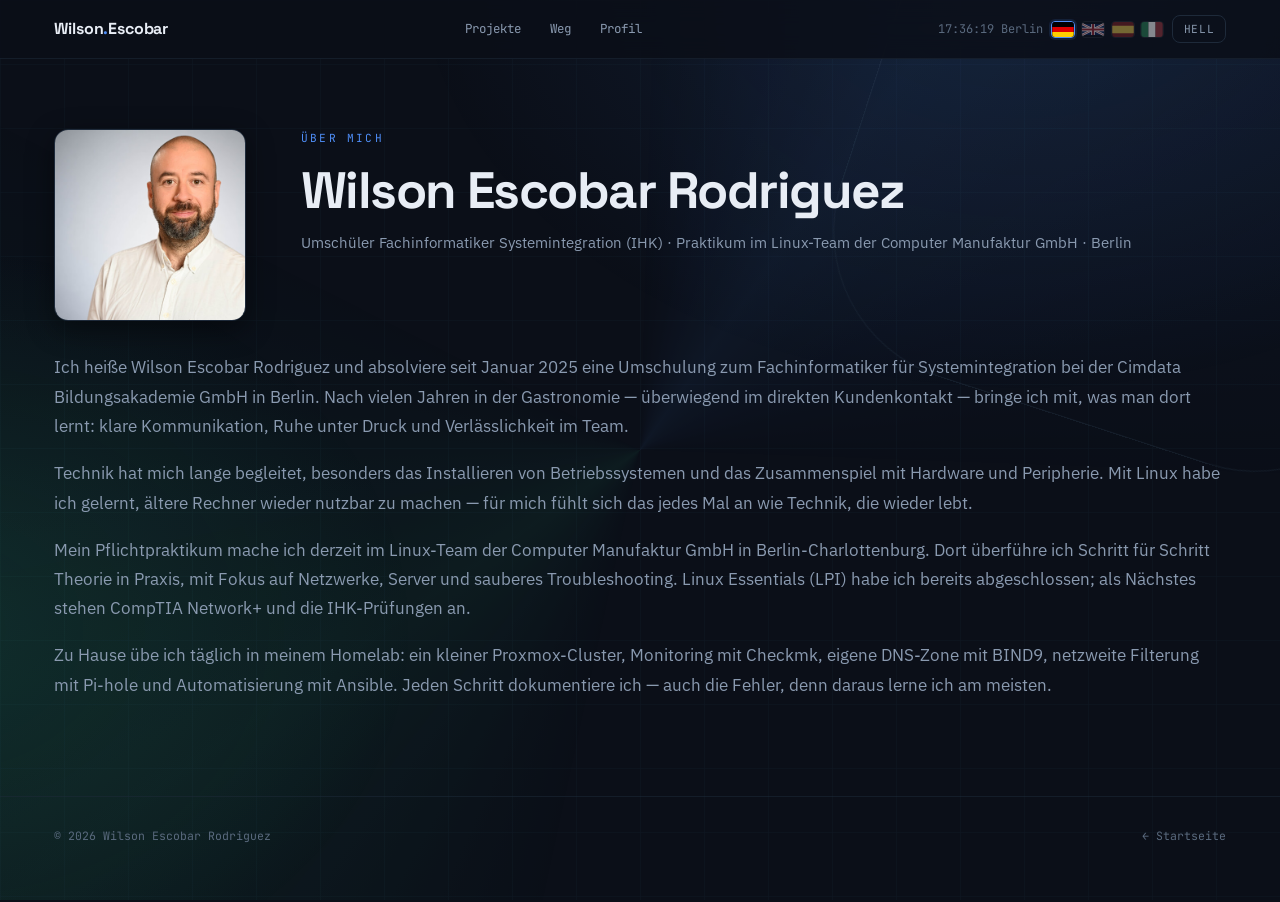
<file: profil.html>
<!doctype html>
<html lang="de">
<head>
<meta charset="utf-8">
<meta name="viewport" content="width=device-width, initial-scale=1">
<title>Über mich — Wilson Escobar Rodriguez</title>
<meta name="description" content="Wilson Escobar Rodriguez — Quereinsteiger in der IT, Umschüler Fachinformatiker Systemintegration, Berlin.">
<link rel="preconnect" href="https://fonts.googleapis.com">
<link rel="preconnect" href="https://fonts.gstatic.com" crossorigin>
<link href="https://fonts.googleapis.com/css2?family=Space+Grotesk:wght@500;600;700&family=IBM+Plex+Sans:ital,wght@0,400;0,500;0,600;1,400&family=JetBrains+Mono:wght@400;500&display=swap" rel="stylesheet">
<link rel="stylesheet" href="./assets/css/style.css">
<link rel="alternate" hreflang="de" href="https://utopiasinfin.github.io/profil.html">
<link rel="alternate" hreflang="en" href="https://utopiasinfin.github.io/en/profil.html">
<link rel="alternate" hreflang="es" href="https://utopiasinfin.github.io/es/profil.html">
<link rel="alternate" hreflang="it" href="https://utopiasinfin.github.io/it/profil.html">
<link rel="alternate" hreflang="x-default" href="https://utopiasinfin.github.io/profil.html">
</head>
<body>
<div class="bg-fx" aria-hidden="true"></div>

<header class="topbar">
  <div class="shell topbar__in">
    <a class="brand" href="./index.html">Wilson<b>.</b>Escobar</a>
    <nav class="topnav" aria-label="Hauptnavigation">
      <a href="./index.html#projekte">Projekte</a>
      <a href="./index.html#weg">Weg</a>
      <a href="./index.html#profil">Profil</a>
    </nav>
    <div class="topbar__end">
      <span class="clock" data-clock></span>
      <div class="langswitch" role="group" aria-label="Sprache wählen">
        <a class="langswitch__item" href="./profil.html" aria-current="true" title="Deutsch" hreflang="de" lang="de">
          <svg viewBox="0 0 20 14" aria-hidden="true"><rect width="20" height="14" fill="#000"/><rect y="4.67" width="20" height="4.66" fill="#D00"/><rect y="9.33" width="20" height="4.67" fill="#FFCE00"/></svg>
          <span class="sr-only">Deutsch</span>
        </a>
        <a class="langswitch__item" href="./en/profil.html" title="English" hreflang="en" lang="en">
          <svg viewBox="0 0 60 30" aria-hidden="true"><rect width="60" height="30" fill="#00247d"/><path d="M0,0 L60,30 M60,0 L0,30" stroke="#fff" stroke-width="6"/><path d="M0,0 L60,30 M60,0 L0,30" stroke="#cf142b" stroke-width="2"/><path d="M30,0 V30 M0,15 H60" stroke="#fff" stroke-width="10"/><path d="M30,0 V30 M0,15 H60" stroke="#cf142b" stroke-width="6"/></svg>
          <span class="sr-only">English</span>
        </a>
        <a class="langswitch__item" href="./es/profil.html" title="Español" hreflang="es" lang="es">
          <svg viewBox="0 0 20 14" aria-hidden="true"><rect width="20" height="14" fill="#AA151B"/><rect y="3.5" width="20" height="7" fill="#F1BF00"/></svg>
          <span class="sr-only">Español</span>
        </a>
        <a class="langswitch__item" href="./it/profil.html" title="Italiano" hreflang="it" lang="it">
          <svg viewBox="0 0 20 14" aria-hidden="true"><rect width="6.67" height="14" fill="#009246"/><rect x="6.67" width="6.66" height="14" fill="#fff"/><rect x="13.33" width="6.67" height="14" fill="#CE2B37"/></svg>
          <span class="sr-only">Italiano</span>
        </a>
      </div>
      <button class="sw" type="button" data-theme-sw>Hell</button>
    </div>
  </div>
</header>

<main class="shell">

  <div class="profil-hero">
    <img class="profil-photo" src="./assets/img/profil.jpg" alt="Porträtfoto von Wilson Escobar Rodriguez" loading="lazy">
    <div>
      <p class="eyebrow">Über mich</p>
      <h1 class="profil-name">Wilson Escobar Rodriguez</h1>
      <p class="profil-role">Umschüler Fachinformatiker Systemintegration (IHK) · Praktikum im Linux-Team der Computer Manufaktur GmbH · Berlin</p>
    </div>
  </div>

  <div class="sec">
    <div class="prose">
      <p>Ich heiße Wilson Escobar Rodriguez und absolviere seit Januar 2025 eine Umschulung zum Fachinformatiker für Systemintegration bei der Cimdata Bildungsakademie GmbH in Berlin. Nach vielen Jahren in der Gastronomie — überwiegend im direkten Kundenkontakt — bringe ich mit, was man dort lernt: klare Kommunikation, Ruhe unter Druck und Verlässlichkeit im Team.</p>
      <p>Technik hat mich lange begleitet, besonders das Installieren von Betriebssystemen und das Zusammenspiel mit Hardware und Peripherie. Mit Linux habe ich gelernt, ältere Rechner wieder nutzbar zu machen — für mich fühlt sich das jedes Mal an wie Technik, die wieder lebt.</p>
      <p>Mein Pflichtpraktikum mache ich derzeit im Linux-Team der Computer Manufaktur GmbH in Berlin-Charlottenburg. Dort überführe ich Schritt für Schritt Theorie in Praxis, mit Fokus auf Netzwerke, Server und sauberes Troubleshooting. Linux Essentials (LPI) habe ich bereits abgeschlossen; als Nächstes stehen CompTIA Network+ und die IHK-Prüfungen an.</p>
      <p>Zu Hause übe ich täglich in meinem Homelab: ein kleiner Proxmox-Cluster, Monitoring mit Checkmk, eigene DNS-Zone mit BIND9, netzweite Filterung mit Pi-hole und Automatisierung mit Ansible. Jeden Schritt dokumentiere ich — auch die Fehler, denn daraus lerne ich am meisten.</p>
    </div>
  </div>

</main>

<footer class="shell foot">
  <span>© <span data-year></span> Wilson Escobar Rodriguez</span>
  <a href="./index.html" style="color:inherit">← Startseite</a>
</footer>

<script src="./assets/js/script.js" defer></script>
</body>
</html>
</file>
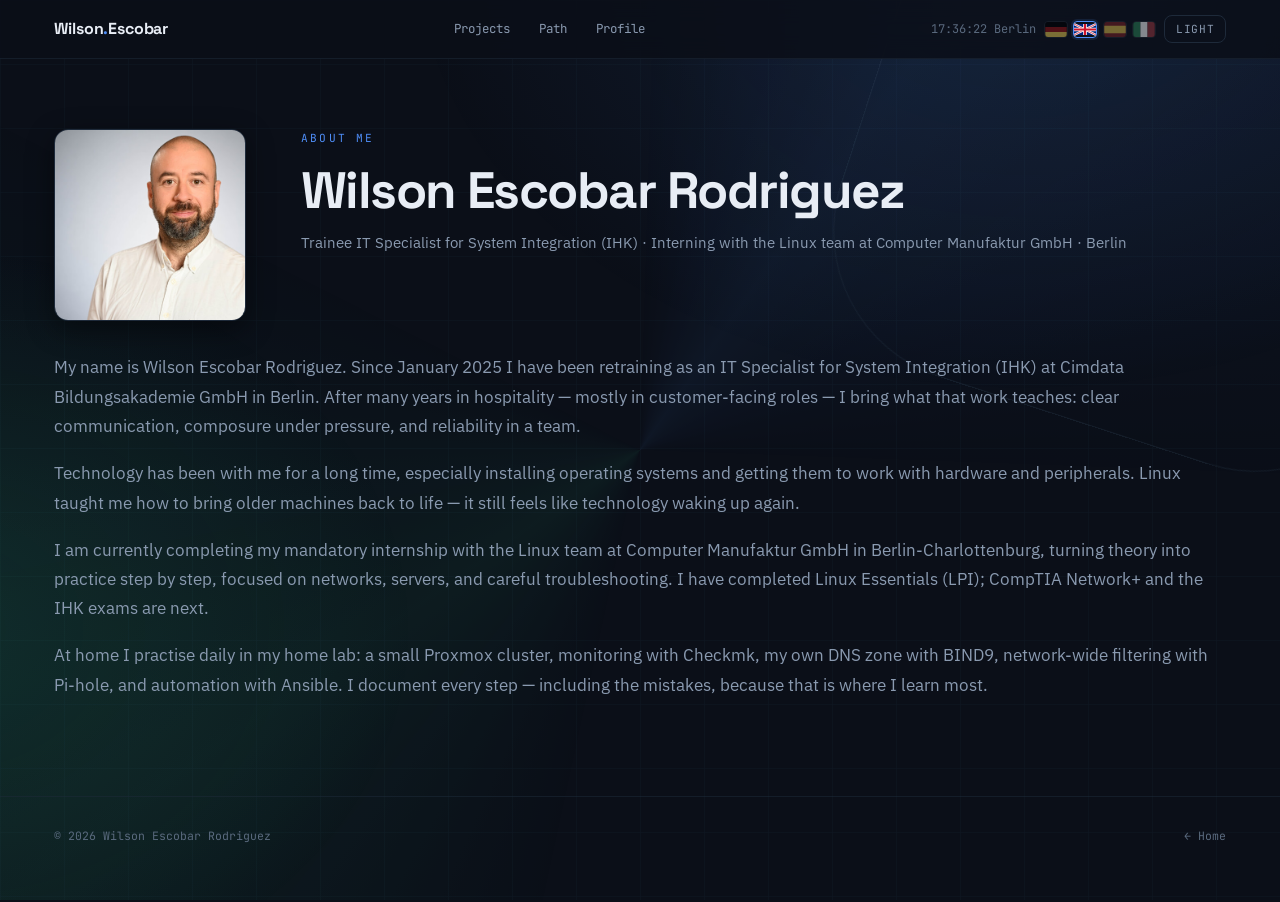
<file: en/profil.html>
<!doctype html>
<html lang="en">
<head>
<meta charset="utf-8">
<meta name="viewport" content="width=device-width, initial-scale=1">
<title>About me — Wilson Escobar Rodriguez</title>
<meta name="description" content="Wilson Escobar Rodriguez — career changer into IT, trainee IT Specialist for System Integration, Berlin.">
<link rel="preconnect" href="https://fonts.googleapis.com">
<link rel="preconnect" href="https://fonts.gstatic.com" crossorigin>
<link href="https://fonts.googleapis.com/css2?family=Space+Grotesk:wght@500;600;700&family=IBM+Plex+Sans:ital,wght@0,400;0,500;0,600;1,400&family=JetBrains+Mono:wght@400;500&display=swap" rel="stylesheet">
<link rel="stylesheet" href="../assets/css/style.css">
<link rel="alternate" hreflang="de" href="https://utopiasinfin.github.io/profil.html">
<link rel="alternate" hreflang="en" href="https://utopiasinfin.github.io/en/profil.html">
<link rel="alternate" hreflang="es" href="https://utopiasinfin.github.io/es/profil.html">
<link rel="alternate" hreflang="it" href="https://utopiasinfin.github.io/it/profil.html">
<link rel="alternate" hreflang="x-default" href="https://utopiasinfin.github.io/profil.html">
</head>
<body>
<div class="bg-fx" aria-hidden="true"></div>

<header class="topbar">
  <div class="shell topbar__in">
    <a class="brand" href="./index.html">Wilson<b>.</b>Escobar</a>
    <nav class="topnav" aria-label="Main navigation">
      <a href="./index.html#projects">Projects</a>
      <a href="./index.html#path">Path</a>
      <a href="./index.html#profile">Profile</a>
    </nav>
    <div class="topbar__end">
      <span class="clock" data-clock></span>
      <div class="langswitch" role="group" aria-label="Choose language">
        <a class="langswitch__item" href="../profil.html" title="Deutsch" hreflang="de" lang="de">
          <svg viewBox="0 0 20 14" aria-hidden="true"><rect width="20" height="14" fill="#000"/><rect y="4.67" width="20" height="4.66" fill="#D00"/><rect y="9.33" width="20" height="4.67" fill="#FFCE00"/></svg>
          <span class="sr-only">Deutsch</span>
        </a>
        <a class="langswitch__item" href="./profil.html" aria-current="true" title="English" hreflang="en" lang="en">
          <svg viewBox="0 0 60 30" aria-hidden="true"><rect width="60" height="30" fill="#00247d"/><path d="M0,0 L60,30 M60,0 L0,30" stroke="#fff" stroke-width="6"/><path d="M0,0 L60,30 M60,0 L0,30" stroke="#cf142b" stroke-width="2"/><path d="M30,0 V30 M0,15 H60" stroke="#fff" stroke-width="10"/><path d="M30,0 V30 M0,15 H60" stroke="#cf142b" stroke-width="6"/></svg>
          <span class="sr-only">English</span>
        </a>
        <a class="langswitch__item" href="../es/profil.html" title="Español" hreflang="es" lang="es">
          <svg viewBox="0 0 20 14" aria-hidden="true"><rect width="20" height="14" fill="#AA151B"/><rect y="3.5" width="20" height="7" fill="#F1BF00"/></svg>
          <span class="sr-only">Español</span>
        </a>
        <a class="langswitch__item" href="../it/profil.html" title="Italiano" hreflang="it" lang="it">
          <svg viewBox="0 0 20 14" aria-hidden="true"><rect width="6.67" height="14" fill="#009246"/><rect x="6.67" width="6.66" height="14" fill="#fff"/><rect x="13.33" width="6.67" height="14" fill="#CE2B37"/></svg>
          <span class="sr-only">Italiano</span>
        </a>
      </div>
      <button class="sw" type="button" data-theme-sw>Light</button>
    </div>
  </div>
</header>

<main class="shell">

  <div class="profil-hero">
    <img class="profil-photo" src="../assets/img/profil.jpg" alt="Portrait photo of Wilson Escobar Rodriguez" loading="lazy">
    <div>
      <p class="eyebrow">About me</p>
      <h1 class="profil-name">Wilson Escobar Rodriguez</h1>
      <p class="profil-role">Trainee IT Specialist for System Integration (IHK) · Interning with the Linux team at Computer Manufaktur GmbH · Berlin</p>
    </div>
  </div>

  <div class="sec">
    <div class="prose">
      <p>My name is Wilson Escobar Rodriguez. Since January 2025 I have been retraining as an IT Specialist for System Integration (IHK) at Cimdata Bildungsakademie GmbH in Berlin. After many years in hospitality — mostly in customer-facing roles — I bring what that work teaches: clear communication, composure under pressure, and reliability in a team.</p>
      <p>Technology has been with me for a long time, especially installing operating systems and getting them to work with hardware and peripherals. Linux taught me how to bring older machines back to life — it still feels like technology waking up again.</p>
      <p>I am currently completing my mandatory internship with the Linux team at Computer Manufaktur GmbH in Berlin-Charlottenburg, turning theory into practice step by step, focused on networks, servers, and careful troubleshooting. I have completed Linux Essentials (LPI); CompTIA Network+ and the IHK exams are next.</p>
      <p>At home I practise daily in my home lab: a small Proxmox cluster, monitoring with Checkmk, my own DNS zone with BIND9, network-wide filtering with Pi-hole, and automation with Ansible. I document every step — including the mistakes, because that is where I learn most.</p>
    </div>
  </div>

</main>

<footer class="shell foot">
  <span>© <span data-year></span> Wilson Escobar Rodriguez</span>
  <a href="./index.html" style="color:inherit">← Home</a>
</footer>

<script src="../assets/js/script.js" defer></script>
</body>
</html>
</file>
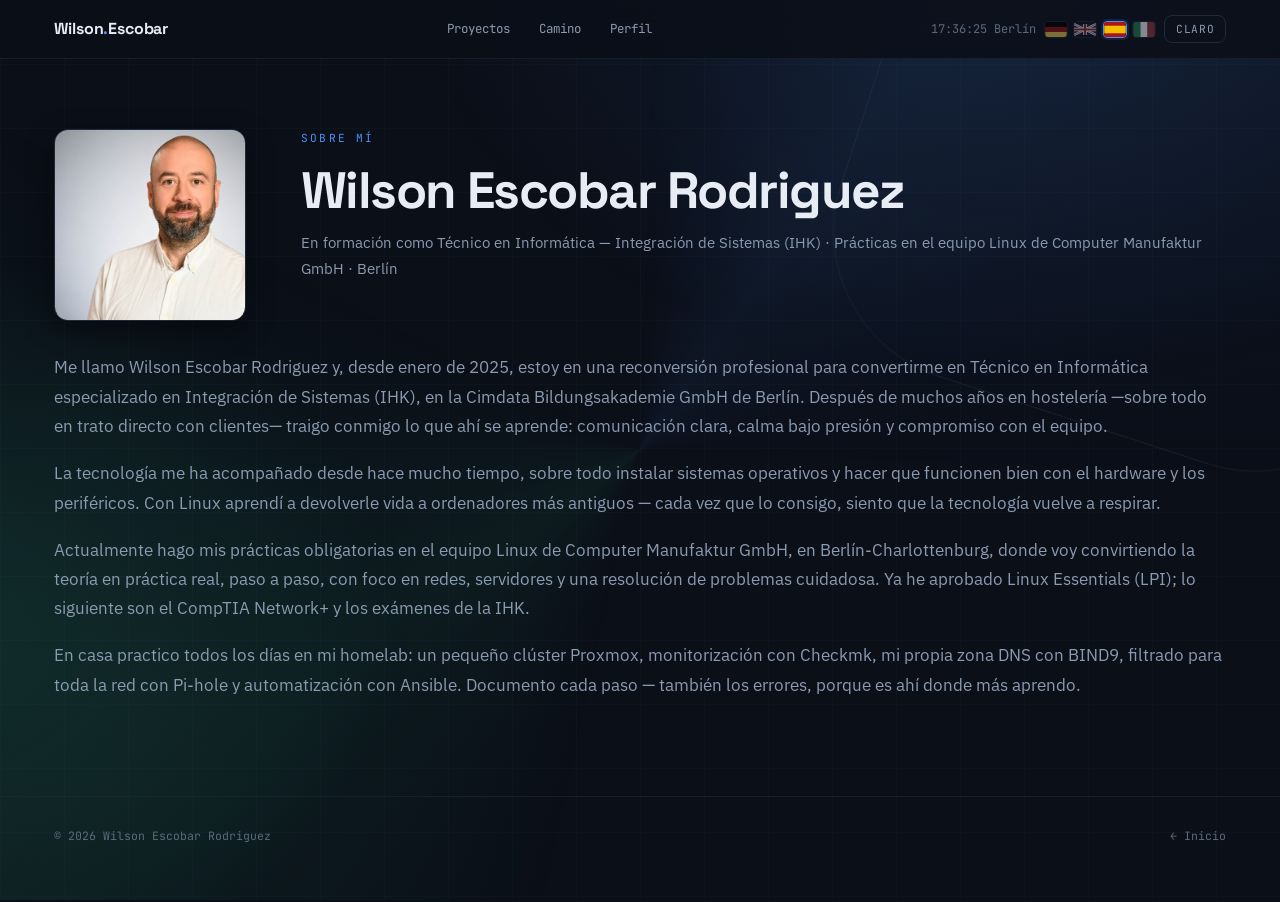
<file: es/profil.html>
<!doctype html>
<html lang="es">
<head>
<meta charset="utf-8">
<meta name="viewport" content="width=device-width, initial-scale=1">
<title>Sobre mí — Wilson Escobar Rodriguez</title>
<meta name="description" content="Wilson Escobar Rodriguez — reconversión profesional hacia la informática, en formación como Técnico en Integración de Sistemas, Berlín.">
<link rel="preconnect" href="https://fonts.googleapis.com">
<link rel="preconnect" href="https://fonts.gstatic.com" crossorigin>
<link href="https://fonts.googleapis.com/css2?family=Space+Grotesk:wght@500;600;700&family=IBM+Plex+Sans:ital,wght@0,400;0,500;0,600;1,400&family=JetBrains+Mono:wght@400;500&display=swap" rel="stylesheet">
<link rel="stylesheet" href="../assets/css/style.css">
<link rel="alternate" hreflang="de" href="https://utopiasinfin.github.io/profil.html">
<link rel="alternate" hreflang="en" href="https://utopiasinfin.github.io/en/profil.html">
<link rel="alternate" hreflang="es" href="https://utopiasinfin.github.io/es/profil.html">
<link rel="alternate" hreflang="it" href="https://utopiasinfin.github.io/it/profil.html">
<link rel="alternate" hreflang="x-default" href="https://utopiasinfin.github.io/profil.html">
</head>
<body>
<div class="bg-fx" aria-hidden="true"></div>

<header class="topbar">
  <div class="shell topbar__in">
    <a class="brand" href="./index.html">Wilson<b>.</b>Escobar</a>
    <nav class="topnav" aria-label="Navegación principal">
      <a href="./index.html#proyectos">Proyectos</a>
      <a href="./index.html#camino">Camino</a>
      <a href="./index.html#perfil">Perfil</a>
    </nav>
    <div class="topbar__end">
      <span class="clock" data-clock></span>
      <div class="langswitch" role="group" aria-label="Elegir idioma">
        <a class="langswitch__item" href="../profil.html" title="Deutsch" hreflang="de" lang="de">
          <svg viewBox="0 0 20 14" aria-hidden="true"><rect width="20" height="14" fill="#000"/><rect y="4.67" width="20" height="4.66" fill="#D00"/><rect y="9.33" width="20" height="4.67" fill="#FFCE00"/></svg>
          <span class="sr-only">Deutsch</span>
        </a>
        <a class="langswitch__item" href="../en/profil.html" title="English" hreflang="en" lang="en">
          <svg viewBox="0 0 60 30" aria-hidden="true"><rect width="60" height="30" fill="#00247d"/><path d="M0,0 L60,30 M60,0 L0,30" stroke="#fff" stroke-width="6"/><path d="M0,0 L60,30 M60,0 L0,30" stroke="#cf142b" stroke-width="2"/><path d="M30,0 V30 M0,15 H60" stroke="#fff" stroke-width="10"/><path d="M30,0 V30 M0,15 H60" stroke="#cf142b" stroke-width="6"/></svg>
          <span class="sr-only">English</span>
        </a>
        <a class="langswitch__item" href="./profil.html" aria-current="true" title="Español" hreflang="es" lang="es">
          <svg viewBox="0 0 20 14" aria-hidden="true"><rect width="20" height="14" fill="#AA151B"/><rect y="3.5" width="20" height="7" fill="#F1BF00"/></svg>
          <span class="sr-only">Español</span>
        </a>
        <a class="langswitch__item" href="../it/profil.html" title="Italiano" hreflang="it" lang="it">
          <svg viewBox="0 0 20 14" aria-hidden="true"><rect width="6.67" height="14" fill="#009246"/><rect x="6.67" width="6.66" height="14" fill="#fff"/><rect x="13.33" width="6.67" height="14" fill="#CE2B37"/></svg>
          <span class="sr-only">Italiano</span>
        </a>
      </div>
      <button class="sw" type="button" data-theme-sw>Claro</button>
    </div>
  </div>
</header>

<main class="shell">

  <div class="profil-hero">
    <img class="profil-photo" src="../assets/img/profil.jpg" alt="Foto de retrato de Wilson Escobar Rodriguez" loading="lazy">
    <div>
      <p class="eyebrow">Sobre mí</p>
      <h1 class="profil-name">Wilson Escobar Rodriguez</h1>
      <p class="profil-role">En formación como Técnico en Informática — Integración de Sistemas (IHK) · Prácticas en el equipo Linux de Computer Manufaktur GmbH · Berlín</p>
    </div>
  </div>

  <div class="sec">
    <div class="prose">
      <p>Me llamo Wilson Escobar Rodriguez y, desde enero de 2025, estoy en una reconversión profesional para convertirme en Técnico en Informática especializado en Integración de Sistemas (IHK), en la Cimdata Bildungsakademie GmbH de Berlín. Después de muchos años en hostelería —sobre todo en trato directo con clientes— traigo conmigo lo que ahí se aprende: comunicación clara, calma bajo presión y compromiso con el equipo.</p>
      <p>La tecnología me ha acompañado desde hace mucho tiempo, sobre todo instalar sistemas operativos y hacer que funcionen bien con el hardware y los periféricos. Con Linux aprendí a devolverle vida a ordenadores más antiguos — cada vez que lo consigo, siento que la tecnología vuelve a respirar.</p>
      <p>Actualmente hago mis prácticas obligatorias en el equipo Linux de Computer Manufaktur GmbH, en Berlín-Charlottenburg, donde voy convirtiendo la teoría en práctica real, paso a paso, con foco en redes, servidores y una resolución de problemas cuidadosa. Ya he aprobado Linux Essentials (LPI); lo siguiente son el CompTIA Network+ y los exámenes de la IHK.</p>
      <p>En casa practico todos los días en mi homelab: un pequeño clúster Proxmox, monitorización con Checkmk, mi propia zona DNS con BIND9, filtrado para toda la red con Pi-hole y automatización con Ansible. Documento cada paso — también los errores, porque es ahí donde más aprendo.</p>
    </div>
  </div>

</main>

<footer class="shell foot">
  <span>© <span data-year></span> Wilson Escobar Rodriguez</span>
  <a href="./index.html" style="color:inherit">← Inicio</a>
</footer>

<script src="../assets/js/script.js" defer></script>
</body>
</html>
</file>
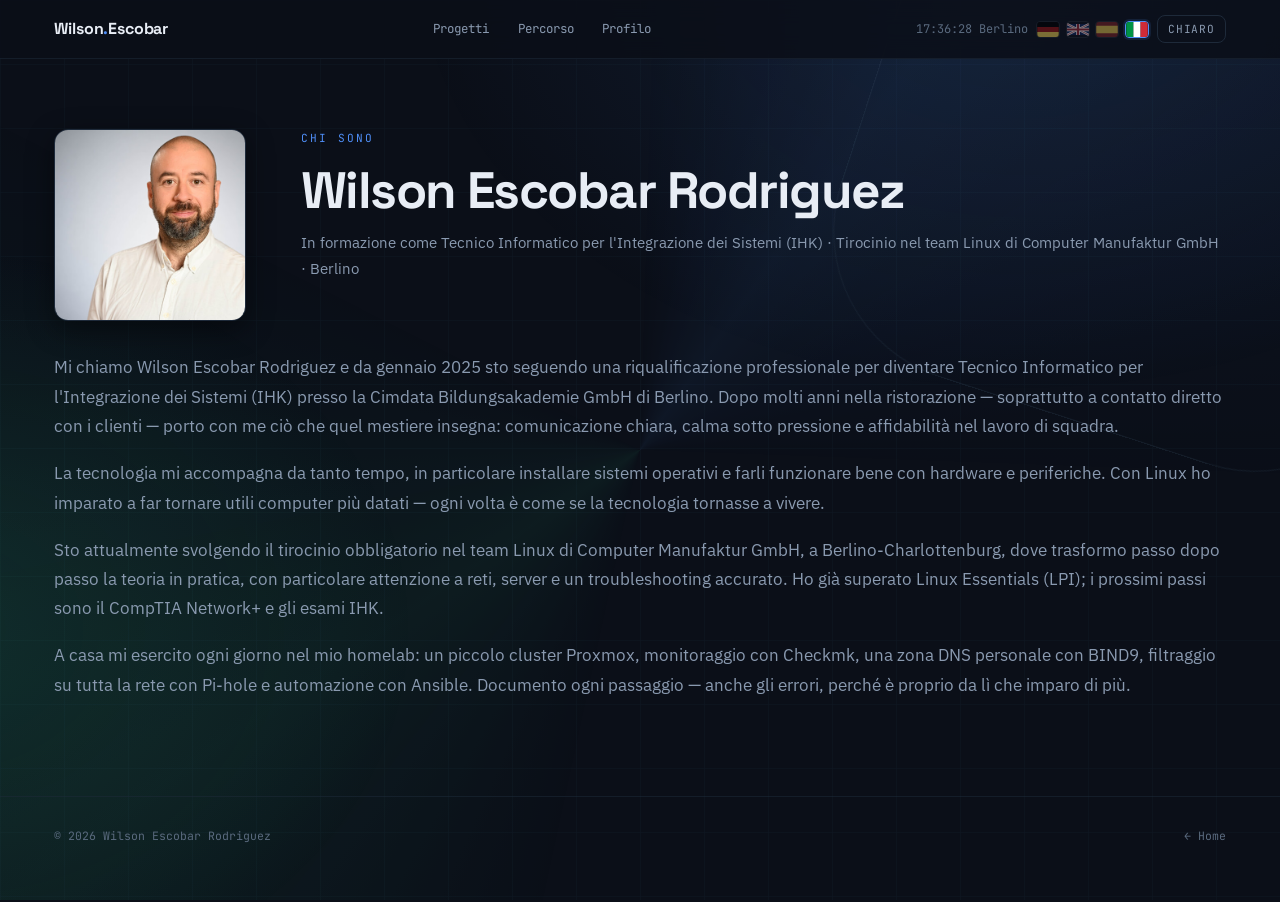
<file: it/profil.html>
<!doctype html>
<html lang="it">
<head>
<meta charset="utf-8">
<meta name="viewport" content="width=device-width, initial-scale=1">
<title>Chi sono — Wilson Escobar Rodriguez</title>
<meta name="description" content="Wilson Escobar Rodriguez — riqualificazione professionale nel settore IT, in formazione come Tecnico per l'Integrazione dei Sistemi, Berlino.">
<link rel="preconnect" href="https://fonts.googleapis.com">
<link rel="preconnect" href="https://fonts.gstatic.com" crossorigin>
<link href="https://fonts.googleapis.com/css2?family=Space+Grotesk:wght@500;600;700&family=IBM+Plex+Sans:ital,wght@0,400;0,500;0,600;1,400&family=JetBrains+Mono:wght@400;500&display=swap" rel="stylesheet">
<link rel="stylesheet" href="../assets/css/style.css">
<link rel="alternate" hreflang="de" href="https://utopiasinfin.github.io/profil.html">
<link rel="alternate" hreflang="en" href="https://utopiasinfin.github.io/en/profil.html">
<link rel="alternate" hreflang="es" href="https://utopiasinfin.github.io/es/profil.html">
<link rel="alternate" hreflang="it" href="https://utopiasinfin.github.io/it/profil.html">
<link rel="alternate" hreflang="x-default" href="https://utopiasinfin.github.io/profil.html">
</head>
<body>
<div class="bg-fx" aria-hidden="true"></div>

<header class="topbar">
  <div class="shell topbar__in">
    <a class="brand" href="./index.html">Wilson<b>.</b>Escobar</a>
    <nav class="topnav" aria-label="Navigazione principale">
      <a href="./index.html#progetti">Progetti</a>
      <a href="./index.html#percorso">Percorso</a>
      <a href="./index.html#profilo">Profilo</a>
    </nav>
    <div class="topbar__end">
      <span class="clock" data-clock></span>
      <div class="langswitch" role="group" aria-label="Scegli la lingua">
        <a class="langswitch__item" href="../profil.html" title="Deutsch" hreflang="de" lang="de">
          <svg viewBox="0 0 20 14" aria-hidden="true"><rect width="20" height="14" fill="#000"/><rect y="4.67" width="20" height="4.66" fill="#D00"/><rect y="9.33" width="20" height="4.67" fill="#FFCE00"/></svg>
          <span class="sr-only">Deutsch</span>
        </a>
        <a class="langswitch__item" href="../en/profil.html" title="English" hreflang="en" lang="en">
          <svg viewBox="0 0 60 30" aria-hidden="true"><rect width="60" height="30" fill="#00247d"/><path d="M0,0 L60,30 M60,0 L0,30" stroke="#fff" stroke-width="6"/><path d="M0,0 L60,30 M60,0 L0,30" stroke="#cf142b" stroke-width="2"/><path d="M30,0 V30 M0,15 H60" stroke="#fff" stroke-width="10"/><path d="M30,0 V30 M0,15 H60" stroke="#cf142b" stroke-width="6"/></svg>
          <span class="sr-only">English</span>
        </a>
        <a class="langswitch__item" href="../es/profil.html" title="Español" hreflang="es" lang="es">
          <svg viewBox="0 0 20 14" aria-hidden="true"><rect width="20" height="14" fill="#AA151B"/><rect y="3.5" width="20" height="7" fill="#F1BF00"/></svg>
          <span class="sr-only">Español</span>
        </a>
        <a class="langswitch__item" href="./profil.html" aria-current="true" title="Italiano" hreflang="it" lang="it">
          <svg viewBox="0 0 20 14" aria-hidden="true"><rect width="6.67" height="14" fill="#009246"/><rect x="6.67" width="6.66" height="14" fill="#fff"/><rect x="13.33" width="6.67" height="14" fill="#CE2B37"/></svg>
          <span class="sr-only">Italiano</span>
        </a>
      </div>
      <button class="sw" type="button" data-theme-sw>Chiaro</button>
    </div>
  </div>
</header>

<main class="shell">

  <div class="profil-hero">
    <img class="profil-photo" src="../assets/img/profil.jpg" alt="Foto ritratto di Wilson Escobar Rodriguez" loading="lazy">
    <div>
      <p class="eyebrow">Chi sono</p>
      <h1 class="profil-name">Wilson Escobar Rodriguez</h1>
      <p class="profil-role">In formazione come Tecnico Informatico per l'Integrazione dei Sistemi (IHK) · Tirocinio nel team Linux di Computer Manufaktur GmbH · Berlino</p>
    </div>
  </div>

  <div class="sec">
    <div class="prose">
      <p>Mi chiamo Wilson Escobar Rodriguez e da gennaio 2025 sto seguendo una riqualificazione professionale per diventare Tecnico Informatico per l'Integrazione dei Sistemi (IHK) presso la Cimdata Bildungsakademie GmbH di Berlino. Dopo molti anni nella ristorazione — soprattutto a contatto diretto con i clienti — porto con me ciò che quel mestiere insegna: comunicazione chiara, calma sotto pressione e affidabilità nel lavoro di squadra.</p>
      <p>La tecnologia mi accompagna da tanto tempo, in particolare installare sistemi operativi e farli funzionare bene con hardware e periferiche. Con Linux ho imparato a far tornare utili computer più datati — ogni volta è come se la tecnologia tornasse a vivere.</p>
      <p>Sto attualmente svolgendo il tirocinio obbligatorio nel team Linux di Computer Manufaktur GmbH, a Berlino-Charlottenburg, dove trasformo passo dopo passo la teoria in pratica, con particolare attenzione a reti, server e un troubleshooting accurato. Ho già superato Linux Essentials (LPI); i prossimi passi sono il CompTIA Network+ e gli esami IHK.</p>
      <p>A casa mi esercito ogni giorno nel mio homelab: un piccolo cluster Proxmox, monitoraggio con Checkmk, una zona DNS personale con BIND9, filtraggio su tutta la rete con Pi-hole e automazione con Ansible. Documento ogni passaggio — anche gli errori, perché è proprio da lì che imparo di più.</p>
    </div>
  </div>

</main>

<footer class="shell foot">
  <span>© <span data-year></span> Wilson Escobar Rodriguez</span>
  <a href="./index.html" style="color:inherit">← Home</a>
</footer>

<script src="../assets/js/script.js" defer></script>
</body>
</html>
</file>
<file: assets/css/style.css>
/* ================================================================
   Wilson Escobar Rodriguez — IT-Portfolio  v4
   ================================================================ */

/* --- Tokens --- */
:root {
  --bg:          #0b0f18;
  --bg2:         #101522;
  --bg3:         #0d1220;
  --border:      #1e2a3a;
  --border-soft: rgba(30,42,58,.55);
  --fg:          #e8edf5;
  --fg-dim:      #8a9ab0;
  --fg-faint:    #5a6a7e;
  --accent:      #4f8ef7;
  --accent-soft: rgba(79,142,247,.12);
  --live:        #34d399;
  --live-soft:   rgba(52,211,153,.12);
  --shadow-sm:   0 2px 8px rgba(0,0,0,.35);
  --shadow-md:   0 8px 28px rgba(0,0,0,.45);
  --shadow-lg:   0 20px 50px rgba(0,0,0,.55);
  --r:           14px;
  --r-sm:        8px;
  --display:     "Space Grotesk", system-ui, sans-serif;
  --body:        "IBM Plex Sans", system-ui, sans-serif;
  --mono:        "JetBrains Mono", ui-monospace, monospace;
  --max:         1300px;
}

:root[data-theme="light"] {
  --bg:          #f4f6fb;
  --bg2:         #ffffff;
  --bg3:         #edf0f7;
  --border:      #d8dfe9;
  --border-soft: rgba(30,50,90,.14);
  --fg:          #0f1520;
  --fg-dim:      #4a5568;
  --fg-faint:    #7a8899;
  --accent:      #2563eb;
  --accent-soft: rgba(37,99,235,.09);
  --live:        #059669;
  --live-soft:   rgba(5,150,105,.10);
  --shadow-sm:   0 2px 8px rgba(20,40,80,.10);
  --shadow-md:   0 8px 28px rgba(20,40,80,.13);
  --shadow-lg:   0 20px 50px rgba(20,40,80,.16);
}

/* --- Reset --- */
*, *::before, *::after { box-sizing: border-box; }
html { scroll-behavior: smooth; }
@media (prefers-reduced-motion: reduce) {
  *, *::before, *::after {
    animation-duration: .001ms !important;
    transition-duration: .001ms !important;
  }
  html { scroll-behavior: auto; }
}

body {
  margin: 0;
  font-family: var(--body);
  font-size: clamp(.95rem, .9rem + .2vw, 1.05rem);
  line-height: 1.72;
  background: var(--bg);
  color: var(--fg);
  -webkit-font-smoothing: antialiased;
  transition: background .25s, color .25s;
}

/* Hintergrund: subtile geometrische Linien */
body::before {
  content: "";
  position: fixed; inset: 0; z-index: 0; pointer-events: none;
  background-image:
    linear-gradient(var(--border-soft) 1px, transparent 1px),
    linear-gradient(90deg, var(--border-soft) 1px, transparent 1px);
  background-size: 64px 64px;
  opacity: .35;
}

body::after {
  content: "";
  position: fixed; inset: 0; z-index: 0; pointer-events: none;
  background:
    radial-gradient(70rem 50rem at 80% -5%, var(--accent-soft), transparent 55%),
    radial-gradient(50rem 40rem at -5% 70%, var(--live-soft), transparent 60%);
}

/* Hintergrund: sehr feine, langsam rotierende geometrische Akzente (2026) */
.bg-fx { position: fixed; inset: 0; z-index: 0; pointer-events: none; overflow: hidden; }
.bg-fx::before {
  content: "";
  position: absolute; top: 50%; left: 50%;
  width: 130vmax; height: 130vmax;
  transform: translate(-50%, -50%);
  background: conic-gradient(from 0deg,
    transparent 0deg, var(--accent-soft) 35deg, transparent 95deg,
    transparent 190deg, var(--live-soft) 235deg, transparent 300deg, transparent 360deg);
  opacity: .55;
  animation: bg-spin 160s linear infinite;
  will-change: transform;
}
.bg-fx::after {
  content: "";
  position: absolute; top: -12vmax; right: -14vmax;
  width: 46vmax; height: 46vmax;
  border: 1px solid var(--border-soft);
  border-radius: 26%;
  transform: rotate(18deg);
}
@keyframes bg-spin { to { transform: translate(-50%, -50%) rotate(360deg); } }

a { color: inherit; text-decoration: none; }
a:focus-visible, button:focus-visible {
  outline: 2px solid var(--accent); outline-offset: 3px; border-radius: 4px;
}

/* --- Shell --- */
.shell {
  position: relative; z-index: 1;
  width: 100%; max-width: var(--max);
  margin-inline: auto;
  padding-inline: clamp(1.25rem, 1rem + 3vw, 4rem);
}

/* --- Topbar --- */
.topbar {
  position: sticky; top: 0; z-index: 20;
  border-bottom: 1px solid var(--border-soft);
  background: color-mix(in srgb, var(--bg) 85%, transparent);
  backdrop-filter: blur(12px);
}
.topbar__in {
  display: flex; align-items: center; justify-content: space-between;
  gap: 1rem; height: 58px;
}
.brand {
  font-family: var(--display); font-weight: 700; font-size: 1rem;
  letter-spacing: -.01em; white-space: nowrap;
}
.brand b { color: var(--accent); }
.topnav { display: flex; gap: 1.8rem; }
.topnav a {
  font-family: var(--mono); font-size: .78rem; color: var(--fg-dim);
  transition: color .15s;
}
.topnav a:hover { color: var(--fg); }
.topbar__end { display: flex; align-items: center; gap: .5rem; }
.clock {
  font-family: var(--mono); font-size: .75rem; color: var(--fg-faint);
  font-variant-numeric: tabular-nums; white-space: nowrap;
}
.sw {
  font-family: var(--mono); font-size: .7rem; letter-spacing: .06em;
  text-transform: uppercase; padding: .35rem .65rem;
  border: 1px solid var(--border); border-radius: var(--r-sm);
  background: transparent; color: var(--fg-dim); cursor: pointer;
  transition: color .15s, border-color .15s;
}
.sw:hover { color: var(--fg); border-color: var(--accent); }
.sw-group {
  display: flex; border: 1px solid var(--border);
  border-radius: var(--r-sm); overflow: hidden;
}
.sw-group button {
  font-family: var(--mono); font-size: .7rem; letter-spacing: .06em;
  padding: .35rem .6rem; border: 0; background: transparent;
  color: var(--fg-dim); cursor: pointer;
}
.sw-group button[aria-pressed="true"] { background: var(--fg); color: var(--bg); }
@media (max-width: 780px) { .topnav, .clock { display: none; } }

/* --- Language switch --- */
.sr-only {
  position: absolute; width: 1px; height: 1px; padding: 0; margin: -1px;
  overflow: hidden; clip: rect(0,0,0,0); white-space: nowrap; border: 0;
}
.langswitch { display: flex; align-items: center; gap: .35rem; }
.langswitch__item {
  display: block; width: 24px; height: 17px; flex: none;
  border-radius: 4px; overflow: hidden;
  border: 1px solid var(--border);
  opacity: .5; filter: saturate(.6);
  transition: opacity .18s, filter .18s, transform .18s, border-color .18s, box-shadow .18s;
}
.langswitch__item svg { display: block; width: 100%; height: 100%; }
.langswitch__item:hover { opacity: 1; filter: none; transform: translateY(-1px); border-color: var(--accent); }
.langswitch__item[aria-current="true"] {
  opacity: 1; filter: none; border-color: var(--accent);
  box-shadow: 0 0 0 2px var(--accent-soft);
  pointer-events: none; cursor: default;
}

/* --- Eyebrow --- */
.eyebrow {
  font-family: var(--mono); font-size: .7rem;
  letter-spacing: .2em; text-transform: uppercase;
  color: var(--accent); margin: 0 0 .9rem;
}

/* --- Hero (index) --- */
.hero {
  display: grid;
  grid-template-columns: minmax(0, 1.1fr) minmax(0, .9fr);
  gap: clamp(2rem, 1.5rem + 3vw, 5rem);
  align-items: start;
  padding-block: clamp(3rem, 2rem + 4vw, 6rem);
}
@media (max-width: 900px) { .hero { grid-template-columns: 1fr; } }

.hero__name {
  font-family: var(--display); font-weight: 700;
  font-size: clamp(2.4rem, 1.6rem + 4vw, 5rem);
  line-height: 1; letter-spacing: -.035em; margin: 0;
}
.hero__lead {
  margin: 1.3rem 0 0; color: var(--fg-dim);
  font-size: clamp(1rem, .95rem + .25vw, 1.15rem); max-width: 44ch;
}
.hero__lead b { color: var(--fg); font-weight: 600; }
.chips {
  display: flex; flex-wrap: wrap; gap: .45rem; margin-top: 1.6rem;
  list-style: none; padding: 0;
}
.chips li {
  font-family: var(--mono); font-size: .72rem; color: var(--fg-dim);
  border: 1px solid var(--border); border-radius: 999px;
  padding: .3rem .8rem;
}
.actions { display: flex; flex-wrap: wrap; gap: .6rem; margin-top: 1.8rem; }
.btn {
  display: inline-flex; align-items: center; gap: .5rem;
  font-family: var(--body); font-size: .9rem; font-weight: 500;
  padding: .7rem 1.2rem; border-radius: var(--r-sm);
  border: 1px solid var(--border); color: var(--fg);
  background: var(--bg2); box-shadow: var(--shadow-sm);
  transition: border-color .18s, transform .18s, box-shadow .18s;
}
.btn:hover { border-color: var(--accent); transform: translateY(-2px); box-shadow: var(--shadow-md); }
.btn--solid { background: var(--fg); color: var(--bg); border-color: var(--fg); }
.btn--solid:hover { background: var(--accent); border-color: var(--accent); color: #fff; }
.btn svg { width: 16px; height: 16px; }

/* --- Terminal --- */
.term {
  background: var(--bg3); border: 1px solid var(--border);
  border-radius: var(--r); box-shadow: var(--shadow-lg);
  overflow: hidden; font-family: var(--mono);
  font-size: clamp(.72rem, .65rem + .3vw, .85rem);
}
.term__bar {
  display: flex; align-items: center; gap: .4rem;
  padding: .65rem 1rem; border-bottom: 1px solid var(--border-soft);
  font-size: .7rem; color: var(--fg-faint);
}
.dot { width: 9px; height: 9px; border-radius: 50%; }
.dot--r { background: #ff5f57; }
.dot--y { background: #febc2e; }
.dot--g { background: #28c840; }
.term__file { margin-left: .4rem; }
.term__body { padding: 1rem 1.2rem 1.3rem; }
.term__row { margin: 0; line-height: 1.9; }
.ps1 { color: var(--accent); }
.ps1::after { content: ":~$ "; color: var(--fg-faint); }
.kv {
  display: grid; grid-template-columns: auto minmax(0,1fr);
  gap: .12rem 1.4rem; margin: .5rem 0 .9rem;
}
@media (max-width: 480px) {
  .kv { grid-template-columns: 1fr; }
  .kv .k { margin-top: .5rem; }
}
.k { color: var(--fg-faint); }
.v { color: var(--fg); }
.pill {
  display: inline-block; font-size: .65rem; padding: .05rem .5rem;
  border-radius: var(--r-sm);
  border: 1px solid rgba(52,211,153,.4); background: var(--live-soft);
  color: var(--live); margin-left: .4rem;
}
.caret {
  display: inline-block; width: .5em; height: 1em;
  background: var(--accent); vertical-align: -.15em;
  animation: blink 1s steps(1) infinite;
}
@keyframes blink { 50% { opacity: 0; } }
[data-boot] { opacity: 0; }
[data-boot].on { opacity: 1; transition: opacity .2s; }

/* --- Section --- */
.sec { padding-bottom: clamp(3.5rem, 2rem + 5vw, 7rem); }
.sec__head { margin-bottom: clamp(1.5rem, 1rem + 1.5vw, 2.5rem); }
.sec__title {
  font-family: var(--display); font-weight: 700;
  font-size: clamp(1.4rem, 1.1rem + 1.2vw, 2.1rem);
  letter-spacing: -.025em; margin: .3rem 0 0;
}
.sec__note { margin: .7rem 0 0; color: var(--fg-dim); max-width: 58ch; }

/* --- Cards --- */
.cards {
  display: grid;
  grid-template-columns: repeat(auto-fill, minmax(min(100%, 20rem), 1fr));
  gap: 1.25rem;
}
.card {
  background: var(--bg2); border: 1px solid var(--border);
  border-radius: var(--r); padding: 1.75rem;
  box-shadow: var(--shadow-sm);
  display: flex; flex-direction: column;
  transition: border-color .2s, transform .2s, box-shadow .2s;
}
.card:hover {
  border-color: var(--accent);
  transform: translateY(-3px);
  box-shadow: var(--shadow-md);
}
.card__top {
  display: flex; align-items: center; justify-content: space-between;
  gap: .75rem; margin-bottom: 1rem;
}
.card__icon {
  width: 3rem; height: 3rem; flex: none;
  display: grid; place-items: center; border-radius: var(--r-sm);
  border: 1px solid var(--border); background: var(--accent-soft);
  color: var(--accent);
}
.card__icon svg { width: 1.3rem; height: 1.3rem; }
.card__badge {
  font-family: var(--mono); font-size: .65rem;
  letter-spacing: .1em; text-transform: uppercase;
  padding: .3rem .65rem; border-radius: var(--r-sm);
  border: 1px solid rgba(52,211,153,.4); background: var(--live-soft);
  color: var(--live); white-space: nowrap;
}
.card__badge--repo { border-color: rgba(79,142,247,.4); background: var(--accent-soft); color: var(--accent); }
.card__title {
  font-family: var(--display); font-weight: 600;
  font-size: 1.05rem; letter-spacing: -.01em; margin: 0 0 .5rem;
}
.card__text { color: var(--fg-dim); font-size: .9rem; flex: 1; line-height: 1.65; margin: 0; }
.card__stack {
  display: flex; flex-wrap: wrap; gap: .35rem;
  margin-top: 1.2rem; list-style: none; padding: 0;
}
.card__stack li {
  font-family: var(--mono); font-size: .68rem; color: var(--fg-dim);
  border: 1px solid var(--border); border-radius: var(--r-sm); padding: .2rem .55rem;
}
.card__link {
  margin-top: 1rem; font-family: var(--mono); font-size: .82rem;
  color: var(--accent);
}
.card__link:hover { text-decoration: underline; }

/* --- Timeline --- */
.timeline {
  list-style: none; margin: 0; padding: 0 0 0 2.4rem;
  position: relative;
}
.timeline::before {
  content: ""; position: absolute;
  top: .7rem; bottom: .7rem; left: .65rem;
  width: 2px; background: var(--border); border-radius: 2px;
}
.tl-item {
  position: relative;
  padding: 1.1rem 0 1.1rem 1.6rem;
  border-bottom: 1px solid var(--border-soft);
}
.tl-item:last-child { border-bottom: none; }
.tl-item::before {
  content: ""; position: absolute;
  left: -1.77rem; top: 1.45rem;
  width: 12px; height: 12px; border-radius: 50%;
  border: 2px solid var(--border); background: var(--bg2); z-index: 1;
}
.tl-item--done::before { background: var(--live); border-color: var(--live); }
.tl-item--now {
  background: linear-gradient(90deg, var(--accent-soft), transparent 65%);
  border-radius: var(--r-sm);
  margin-left: -1rem; padding-left: calc(1.6rem + 1rem);
}
.tl-item--now::before { background: var(--accent); border-color: var(--accent); box-shadow: 0 0 0 4px var(--accent-soft); }
.tl-num {
  font-family: var(--mono); font-size: .68rem; color: var(--fg-faint);
  display: block; margin-bottom: .2rem;
}
.tl-item--done .tl-num { color: var(--live); }
.tl-item--now .tl-num { color: var(--accent); }
.tl-title {
  font-family: var(--display); font-weight: 600;
  font-size: 1.05rem; margin: 0 0 .25rem;
}
.tl-when {
  font-family: var(--mono); font-size: .8rem;
  color: var(--fg-dim); display: block; margin-bottom: .2rem;
}
.tl-note { color: var(--fg-dim); font-size: .88rem; margin: 0; }

/* --- Profil-Panels --- */
.panels {
  display: grid;
  grid-template-columns: repeat(auto-fill, minmax(min(100%, 18rem), 1fr));
  gap: 1.25rem; align-items: start;
}
.panel {
  background: var(--bg2); border: 1px solid var(--border);
  border-radius: var(--r); padding: 1.75rem;
  box-shadow: var(--shadow-sm);
}
.panel__label {
  font-family: var(--mono); font-size: .68rem;
  letter-spacing: .18em; text-transform: uppercase;
  color: var(--accent); margin: 0 0 1.2rem;
  padding-bottom: .9rem; border-bottom: 1px solid var(--border);
}
.skill-list { list-style: none; margin: 0; padding: 0; }
.skill-list li {
  padding: .8rem 0; border-bottom: 1px solid var(--border-soft);
  font-size: .9rem;
}
.skill-list li:last-child { border-bottom: none; padding-bottom: 0; }
.skill-list li b { font-weight: 600; color: var(--fg); display: block; margin-bottom: .15rem; }
.skill-list li span { color: var(--fg-dim); }
.cert-title { font-family: var(--display); font-weight: 600; font-size: 1rem; margin: 0 0 .35rem; }
.cert-text { color: var(--fg-dim); font-size: .88rem; }
.cert-img {
  display: block; width: 86px; height: 86px; object-fit: contain;
  border-radius: var(--r-sm); border: 1px solid var(--border);
  background: var(--bg3); margin: 1rem 0 .6rem;
}
.link-a { display: block; color: var(--accent); font-size: .88rem; margin-top: .35rem; }
.link-a:hover { text-decoration: underline; }
.contact-list { list-style: none; margin: 0; padding: 0; }
.contact-list li {
  padding: .75rem 0; border-bottom: 1px solid var(--border-soft);
  font-family: var(--mono); font-size: .82rem;
}
.contact-list li:last-child { border-bottom: none; }
.contact-list a {
  color: var(--fg); display: flex; align-items: center; gap: .5rem;
  transition: color .15s;
}
.contact-list a::before { content: "→"; color: var(--accent); }
.contact-list a:hover { color: var(--accent); }
.open-text { margin: 1rem 0 0; color: var(--fg-dim); font-size: .88rem; }

/* --- Footer --- */
.foot {
  border-top: 1px solid var(--border-soft);
  padding-block: 1.8rem 3.5rem;
  display: flex; flex-wrap: wrap; gap: .5rem 2rem;
  justify-content: space-between;
  font-family: var(--mono); font-size: .72rem; color: var(--fg-faint);
}

/* --- Profil-Seite --- */
.profil-hero {
  display: grid;
  grid-template-columns: auto minmax(0,1fr);
  gap: clamp(1.5rem, 1rem + 3vw, 3.5rem);
  align-items: start;
  padding-block: clamp(2.5rem, 2rem + 3vw, 5rem) 2rem;
}
@media (max-width: 600px) {
  .profil-hero { grid-template-columns: 1fr; }
}
.profil-photo {
  width: clamp(8rem, 15vw, 12rem); aspect-ratio: 1/1; object-fit: cover;
  border-radius: var(--r); border: 1px solid var(--border);
  box-shadow: var(--shadow-md); display: block;
}
.profil-name {
  font-family: var(--display); font-weight: 700;
  font-size: clamp(1.9rem, 1.3rem + 2.5vw, 3.2rem);
  letter-spacing: -.03em; margin: .4rem 0 .6rem; line-height: 1.1;
}
.profil-role { color: var(--fg-dim); margin: 0 0 1.4rem; font-size: .95rem; }
.prose p { color: var(--fg-dim); margin: 0 0 1.1rem; line-height: 1.75; }
.prose p:last-child { margin-bottom: 0; }

/* --- Scroll-Reveal --- */
.rise { opacity: 0; transform: translateY(12px); }
.rise.in { opacity: 1; transform: none; transition: opacity .55s ease, transform .55s ease; }
</file>
